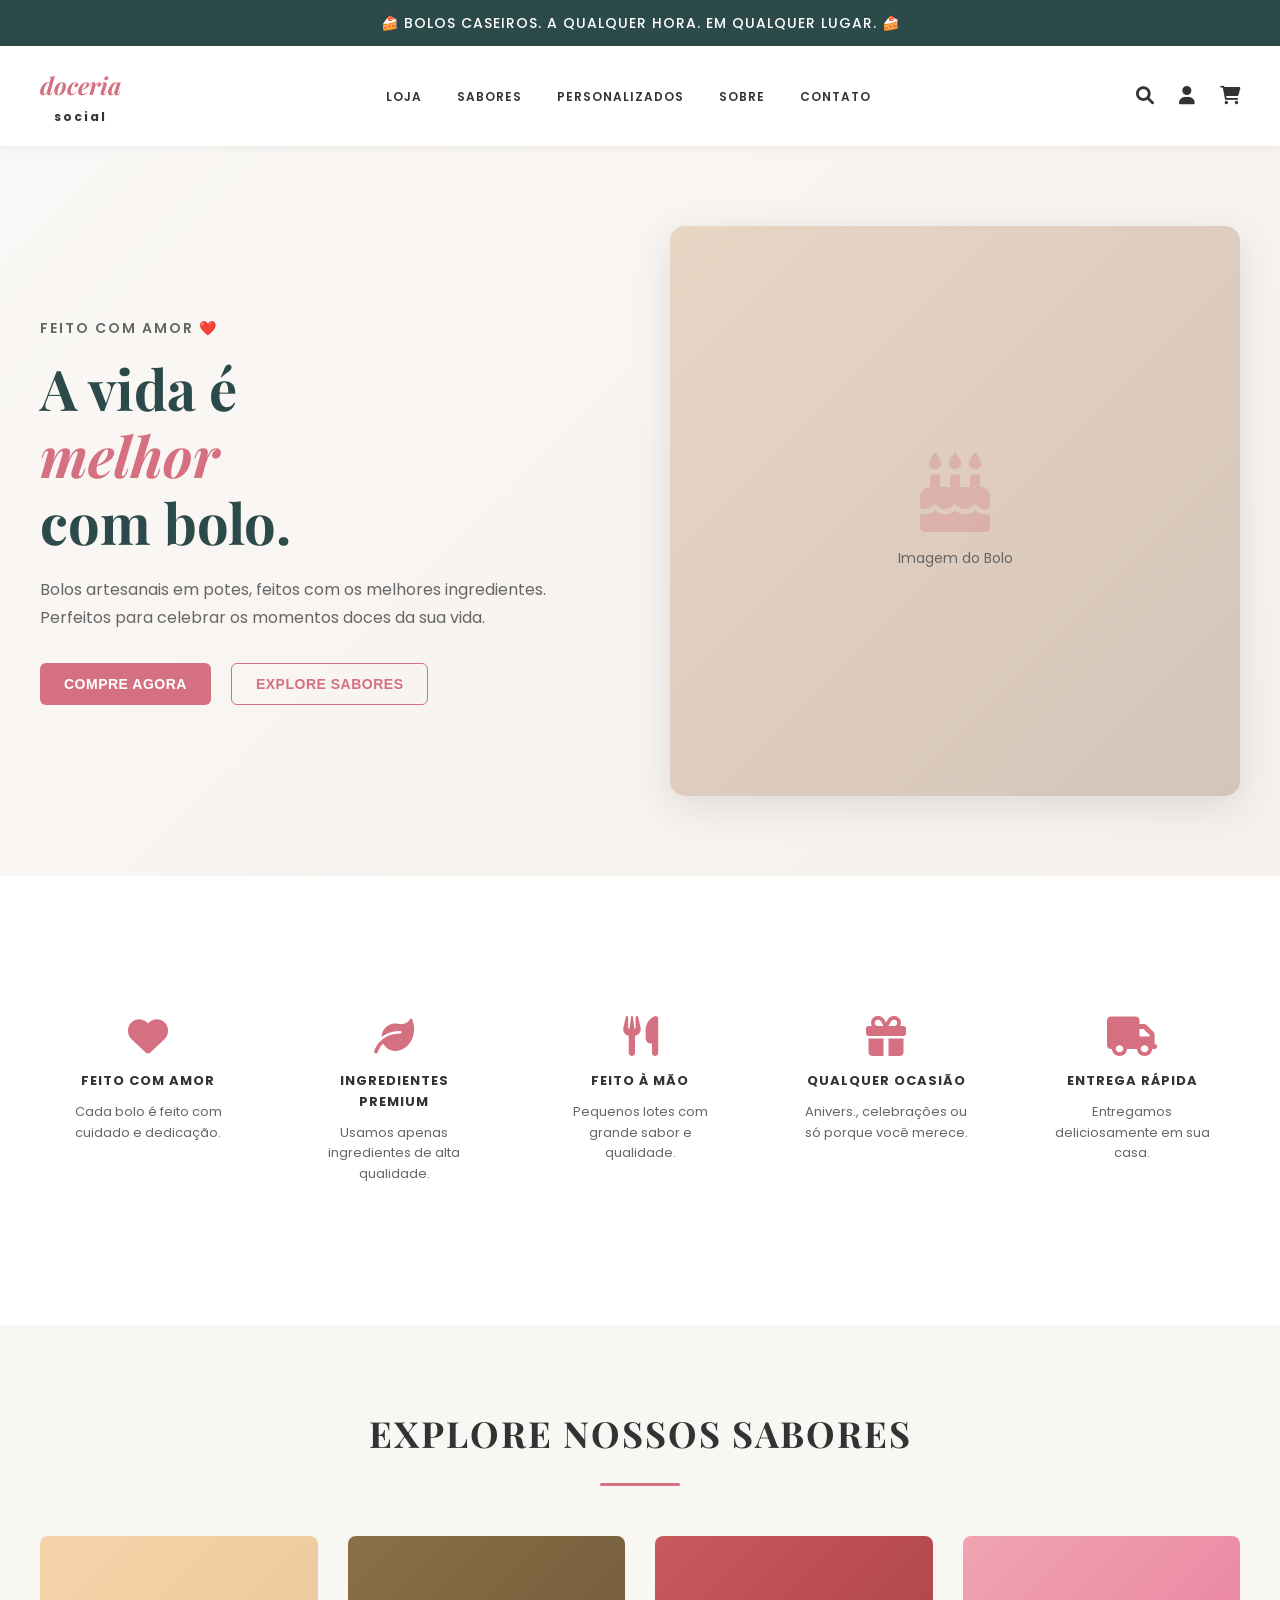
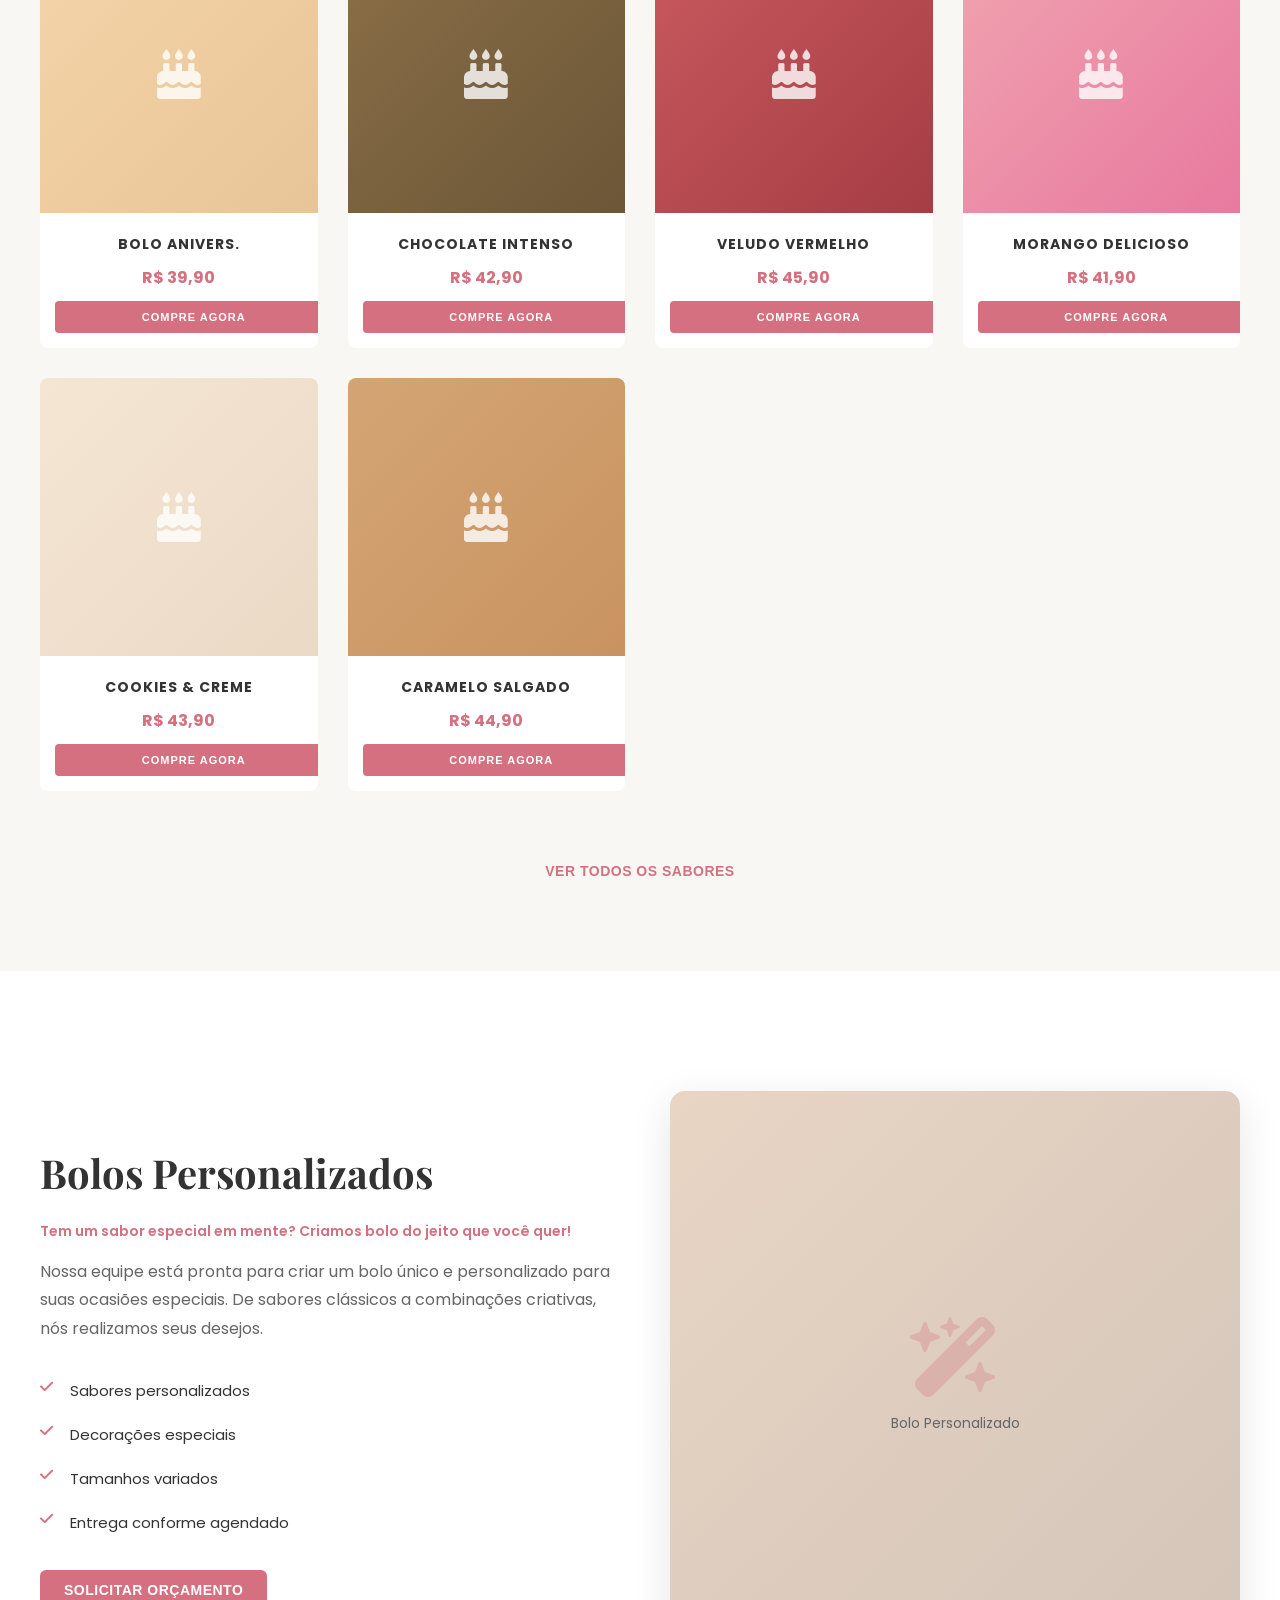
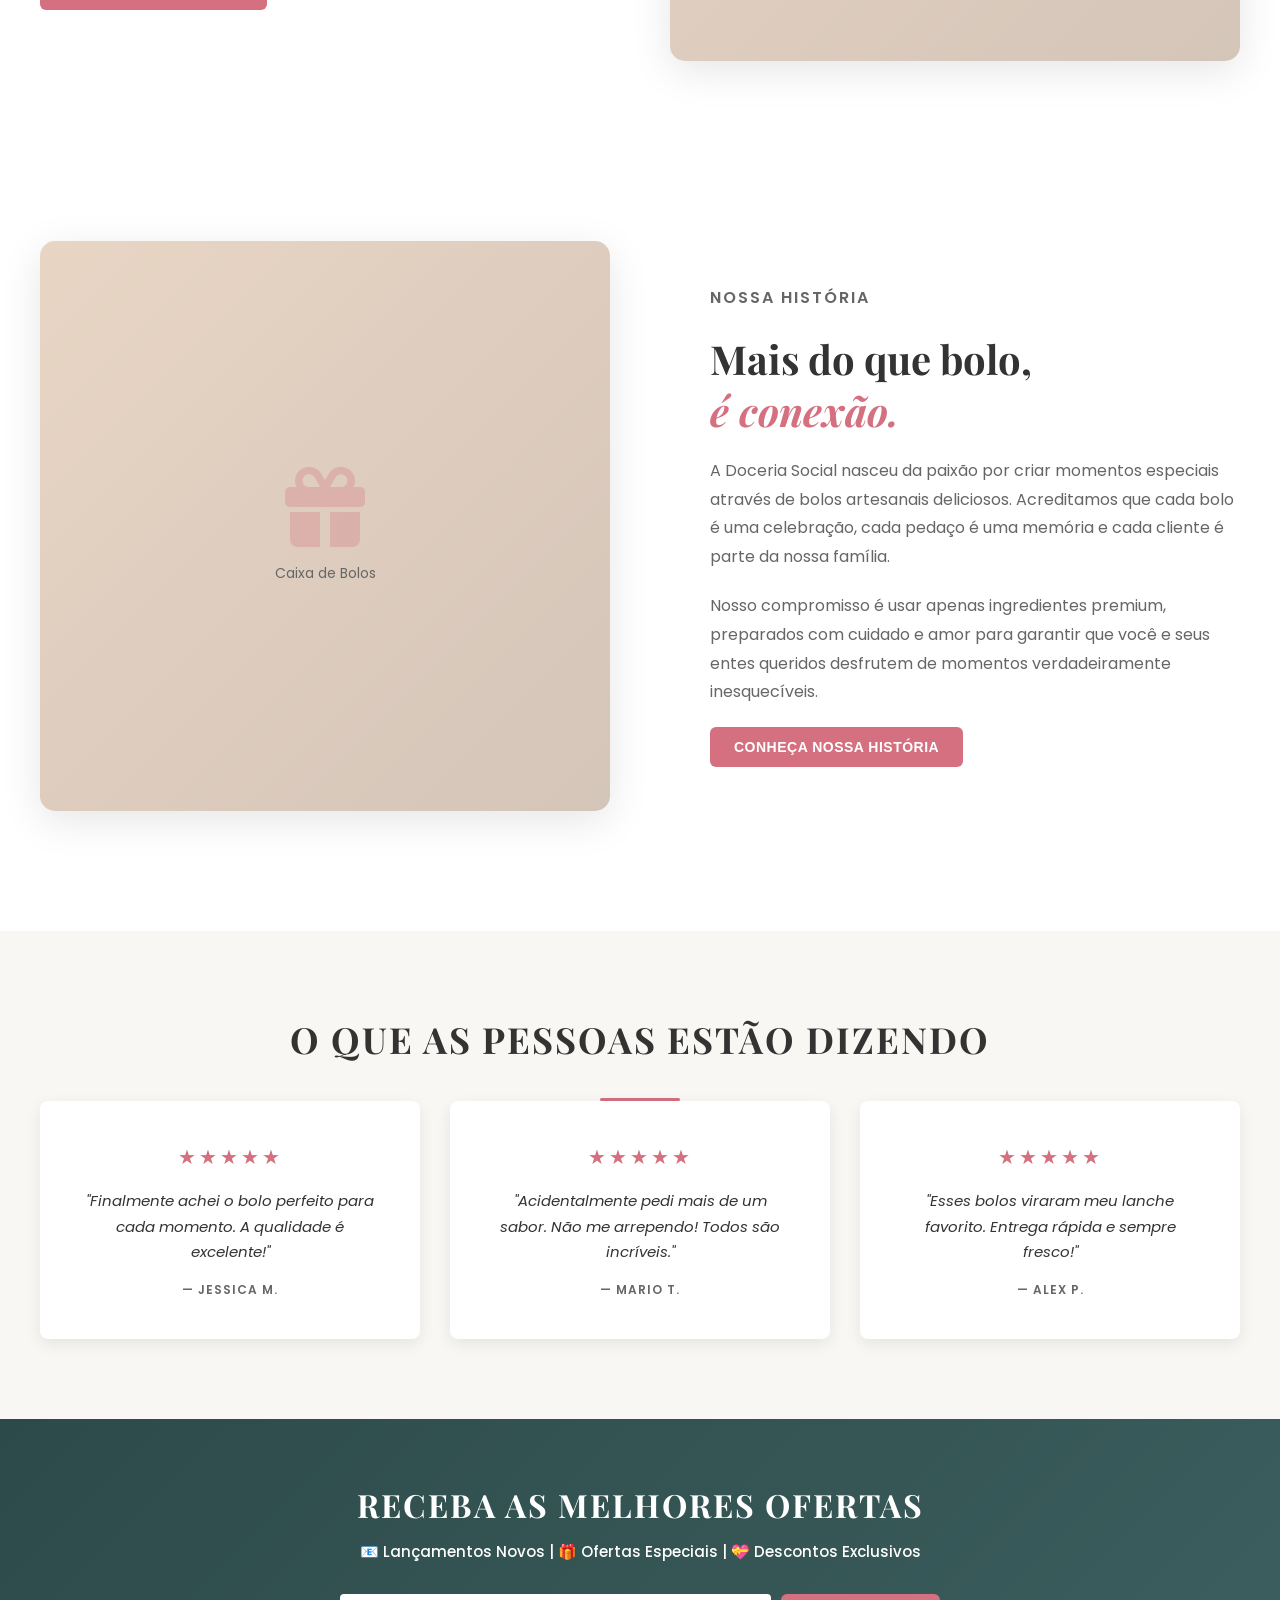
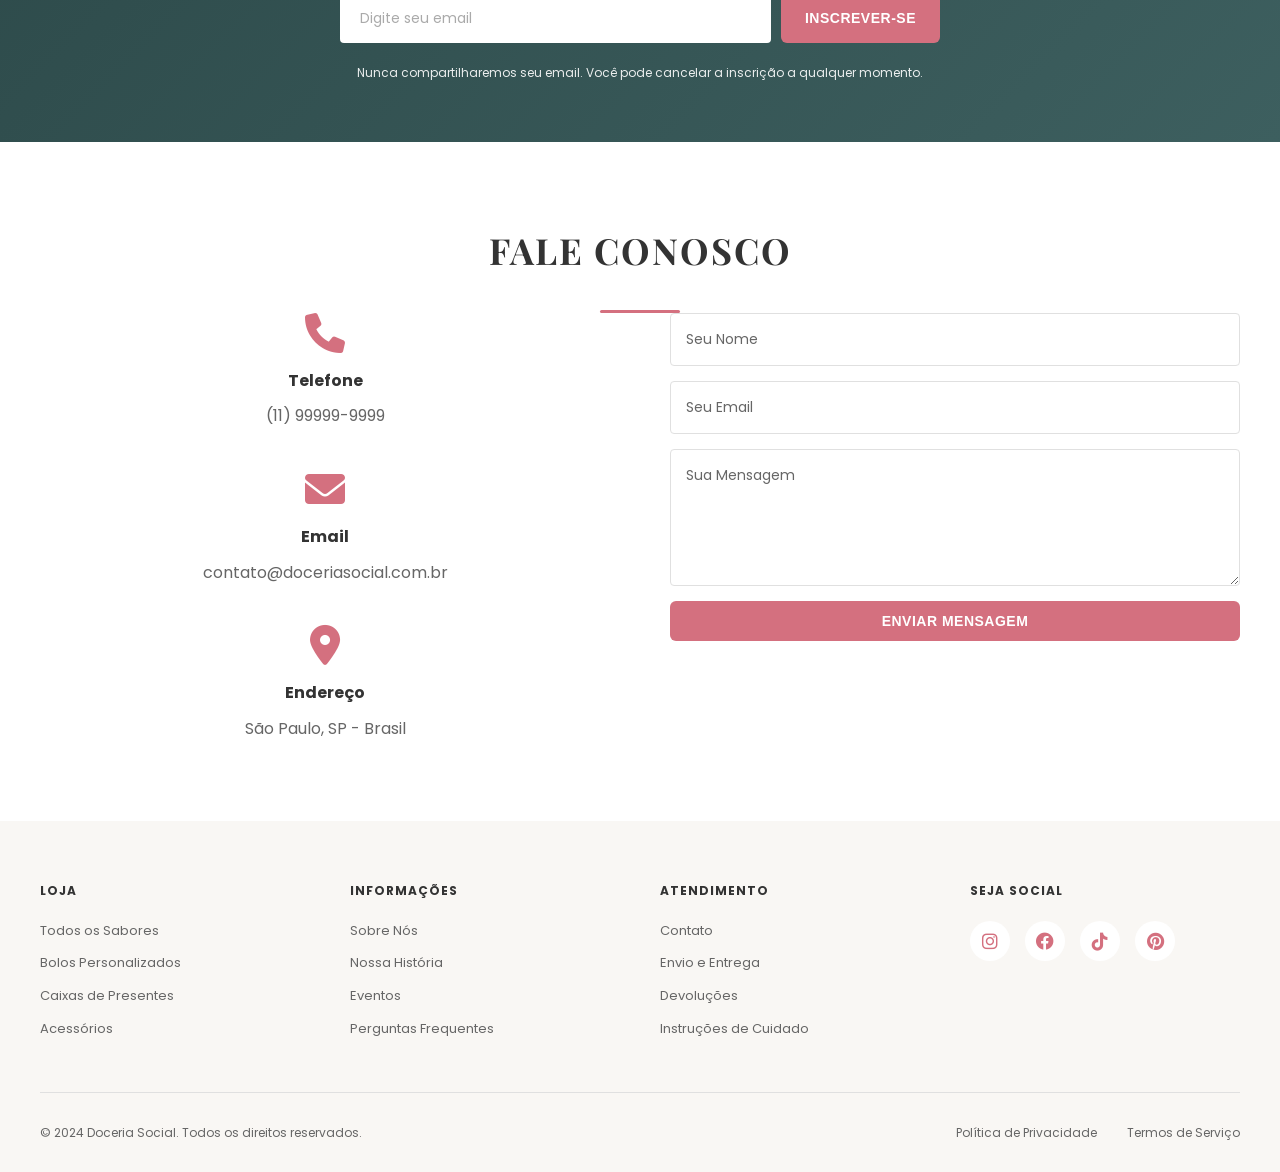
<file: index.html>
<!DOCTYPE html>
<html lang="pt-BR">
<head>
    <meta charset="UTF-8">
    <meta name="viewport" content="width=device-width, initial-scale=1.0">
    <title>Doceria Social - Bolos Caseiros Artesanais 🍰</title>
    <link rel="stylesheet" href="style.css">
    <link rel="stylesheet" href="cart-style.css">
    <link rel="stylesheet" href="https://cdnjs.cloudflare.com/ajax/libs/font-awesome/6.0.0/css/all.min.css">
    <link href="https://fonts.googleapis.com/css2?family=Playfair+Display:wght@700&family=Poppins:wght@400;500;600;700&display=swap" rel="stylesheet">
</head>
<body>
    <!-- Header -->
    <header class="header">
        <div class="header-top">
            <p>🍰 BOLOS CASEIROS. A QUALQUER HORA. EM QUALQUER LUGAR. 🍰</p>
        </div>
        <nav class="navbar">
            <div class="nav-container">
                <div class="logo">
                    <span class="logo-text">doceria</span>
                    <span class="logo-subtitle">social</span>
                </div>
                <ul class="nav-menu">
                    <li><a href="#shop">LOJA</a></li>
                    <li><a href="#flavors">SABORES</a></li>
                    <li><a href="#custom">PERSONALIZADOS</a></li>
                    <li><a href="#about">SOBRE</a></li>
                    <li><a href="#contact">CONTATO</a></li>
                </ul>
                <div class="nav-icons">
                    <a href="#search" class="icon-link"><i class="fas fa-search"></i></a>
                    <a href="#account" class="icon-link"><i class="fas fa-user"></i></a>
                    <a href="#" class="icon-link cart-icon" onclick="openCartModal(); event.preventDefault();"><i class="fas fa-shopping-cart"></i><span class="cart-badge">0</span></a>
                </div>
                <div class="hamburger">
                    <span></span>
                    <span></span>
                    <span></span>
                </div>
            </div>
        </nav>
    </header>

    <!-- Hero Section -->
    <section class="hero">
        <div class="hero-content">
            <p class="hero-subtitle">FEITO COM AMOR ❤️</p>
            <h1>A vida é<br><span class="hero-highlight">melhor</span><br>com bolo.</h1>
            <p class="hero-description">Bolos artesanais em potes, feitos com os melhores ingredientes.<br>Perfeitos para celebrar os momentos doces da sua vida.</p>
            <div class="hero-buttons">
                <button class="btn btn-primary" onclick="document.getElementById('flavors').scrollIntoView({behavior: 'smooth'})">COMPRE AGORA</button>
                <button class="btn btn-secondary" onclick="document.getElementById('flavors').scrollIntoView({behavior: 'smooth'})">EXPLORE SABORES</button>
            </div>
        </div>
        <div class="hero-image">
            <div class="hero-placeholder">
                <i class="fas fa-birthday-cake"></i>
                <p>Imagem do Bolo</p>
            </div>
        </div>
    </section>

    <!-- Features Section -->
    <section class="features" id="shop">
        <div class="features-container">
            <div class="feature">
                <i class="fas fa-heart"></i>
                <h3>FEITO COM AMOR</h3>
                <p>Cada bolo é feito com cuidado e dedicação.</p>
            </div>
            <div class="feature">
                <i class="fas fa-leaf"></i>
                <h3>INGREDIENTES PREMIUM</h3>
                <p>Usamos apenas ingredientes de alta qualidade.</p>
            </div>
            <div class="feature">
                <i class="fas fa-utensils"></i>
                <h3>FEITO À MÃO</h3>
                <p>Pequenos lotes com grande sabor e qualidade.</p>
            </div>
            <div class="feature">
                <i class="fas fa-gift"></i>
                <h3>QUALQUER OCASIÃO</h3>
                <p>Anivers., celebrações ou só porque você merece.</p>
            </div>
            <div class="feature">
                <i class="fas fa-truck"></i>
                <h3>ENTREGA RÁPIDA</h3>
                <p>Entregamos deliciosamente em sua casa.</p>
            </div>
        </div>
    </section>

    <!-- Most Loved Flavors -->
    <section id="flavors" class="flavors">
        <div class="section-title">
            <h2>EXPLORE NOSSOS SABORES</h2>
            <div class="title-line"></div>
        </div>
        <div class="flavors-grid">
            <div class="flavor-card">
                <div class="flavor-image">
                    <div class="placeholder-img golden">
                        <i class="fas fa-cake-candles"></i>
                    </div>
                </div>
                <h3>BOLO ANIVERS.</h3>
                <p class="flavor-price">R$ 39,90</p>
                <button class="btn-flavor" onclick="addToCart('BOLO ANIVERS.', 39.90)">COMPRE AGORA</button>
            </div>
            <div class="flavor-card">
                <div class="flavor-image">
                    <div class="placeholder-img brown">
                        <i class="fas fa-cake-candles"></i>
                    </div>
                </div>
                <h3>CHOCOLATE INTENSO</h3>
                <p class="flavor-price">R$ 42,90</p>
                <button class="btn-flavor" onclick="addToCart('CHOCOLATE INTENSO', 42.90)">COMPRE AGORA</button>
            </div>
            <div class="flavor-card">
                <div class="flavor-image">
                    <div class="placeholder-img red">
                        <i class="fas fa-cake-candles"></i>
                    </div>
                </div>
                <h3>VELUDO VERMELHO</h3>
                <p class="flavor-price">R$ 45,90</p>
                <button class="btn-flavor" onclick="addToCart('VELUDO VERMELHO', 45.90)">COMPRE AGORA</button>
            </div>
            <div class="flavor-card">
                <div class="flavor-image">
                    <div class="placeholder-img pink">
                        <i class="fas fa-cake-candles"></i>
                    </div>
                </div>
                <h3>MORANGO DELICIOSO</h3>
                <p class="flavor-price">R$ 41,90</p>
                <button class="btn-flavor" onclick="addToCart('MORANGO DELICIOSO', 41.90)">COMPRE AGORA</button>
            </div>
            <div class="flavor-card">
                <div class="flavor-image">
                    <div class="placeholder-img cream">
                        <i class="fas fa-cake-candles"></i>
                    </div>
                </div>
                <h3>COOKIES & CREME</h3>
                <p class="flavor-price">R$ 43,90</p>
                <button class="btn-flavor" onclick="addToCart('COOKIES & CREME', 43.90)">COMPRE AGORA</button>
            </div>
            <div class="flavor-card">
                <div class="flavor-image">
                    <div class="placeholder-img caramel">
                        <i class="fas fa-cake-candles"></i>
                    </div>
                </div>
                <h3>CARAMELO SALGADO</h3>
                <p class="flavor-price">R$ 44,90</p>
                <button class="btn-flavor" onclick="addToCart('CARAMELO SALGADO', 44.90)">COMPRE AGORA</button>
            </div>
        </div>
        <button class="btn btn-view-all">VER TODOS OS SABORES</button>
    </section>

    <!-- Custom Cakes -->
    <section id="custom" class="custom-cakes">
        <div class="custom-content">
            <h2>Bolos Personalizados</h2>
            <p class="custom-subtitle">Tem um sabor especial em mente? Criamos bolo do jeito que você quer!</p>
            <p class="custom-description">
                Nossa equipe está pronta para criar um bolo único e personalizado para suas ocasiões especiais. 
                De sabores clássicos a combinações criativas, nós realizamos seus desejos.
            </p>
            <ul class="custom-features">
                <li><i class="fas fa-check"></i> Sabores personalizados</li>
                <li><i class="fas fa-check"></i> Decorações especiais</li>
                <li><i class="fas fa-check"></i> Tamanhos variados</li>
                <li><i class="fas fa-check"></i> Entrega conforme agendado</li>
            </ul>
            <button class="btn btn-primary">SOLICITAR ORÇAMENTO</button>
        </div>
        <div class="custom-image">
            <div class="custom-placeholder">
                <i class="fas fa-wand-magic-sparkles"></i>
                <p>Bolo Personalizado</p>
            </div>
        </div>
    </section>

    <!-- Our Story -->
    <section id="about" class="story">
        <div class="story-image">
            <div class="story-placeholder">
                <i class="fas fa-gift"></i>
                <p>Caixa de Bolos</p>
            </div>
        </div>
        <div class="story-content">
            <p class="story-label">NOSSA HISTÓRIA</p>
            <h2>Mais do que bolo,<br><span class="highlight">é conexão.</span></h2>
            <p>
                A Doceria Social nasceu da paixão por criar momentos especiais através de bolos artesanais deliciosos. 
                Acreditamos que cada bolo é uma celebração, cada pedaço é uma memória e cada cliente é parte da nossa família.
            </p>
            <p>
                Nosso compromisso é usar apenas ingredientes premium, preparados com cuidado e amor para garantir 
                que você e seus entes queridos desfrutem de momentos verdadeiramente inesquecíveis.
            </p>
            <button class="btn btn-primary">CONHEÇA NOSSA HISTÓRIA</button>
        </div>
    </section>

    <!-- Testimonials -->
    <section class="testimonials">
        <h2>O QUE AS PESSOAS ESTÃO DIZENDO</h2>
        <div class="title-line"></div>
        <div class="testimonials-grid">
            <div class="testimonial">
                <div class="stars">★★★★★</div>
                <p class="testimonial-text">"Finalmente achei o bolo perfeito para cada momento. A qualidade é excelente!"</p>
                <p class="author">— JESSICA M.</p>
            </div>
            <div class="testimonial">
                <div class="stars">★★★★★</div>
                <p class="testimonial-text">"Acidentalmente pedi mais de um sabor. Não me arrependo! Todos são incríveis."</p>
                <p class="author">— MARIO T.</p>
            </div>
            <div class="testimonial">
                <div class="stars">★★★★★</div>
                <p class="testimonial-text">"Esses bolos viraram meu lanche favorito. Entrega rápida e sempre fresco!"</p>
                <p class="author">— ALEX P.</p>
            </div>
        </div>
    </section>

    <!-- Newsletter -->
    <section class="newsletter">
        <div class="newsletter-container">
            <h2>RECEBA AS MELHORES OFERTAS</h2>
            <p class="newsletter-subtitle">📧 Lançamentos Novos | 🎁 Ofertas Especiais | 💝 Descontos Exclusivos</p>
            <form class="newsletter-form">
                <input type="email" placeholder="Digite seu email" required>
                <button type="submit" class="btn btn-primary">INSCREVER-SE</button>
            </form>
            <p class="newsletter-notice">Nunca compartilharemos seu email. Você pode cancelar a inscrição a qualquer momento.</p>
        </div>
    </section>

    <!-- Contact Section -->
    <section id="contact" class="contact">
        <h2>FALE CONOSCO</h2>
        <div class="title-line"></div>
        <div class="contact-content">
            <div class="contact-info">
                <div class="info-item">
                    <i class="fas fa-phone"></i>
                    <h4>Telefone</h4>
                    <p>(11) 99999-9999</p>
                </div>
                <div class="info-item">
                    <i class="fas fa-envelope"></i>
                    <h4>Email</h4>
                    <p>contato@doceriasocial.com.br</p>
                </div>
                <div class="info-item">
                    <i class="fas fa-map-marker-alt"></i>
                    <h4>Endereço</h4>
                    <p>São Paulo, SP - Brasil</p>
                </div>
            </div>
            <form class="contact-form">
                <input type="text" placeholder="Seu Nome" required>
                <input type="email" placeholder="Seu Email" required>
                <textarea placeholder="Sua Mensagem" rows="5" required></textarea>
                <button type="submit" class="btn btn-primary">ENVIAR MENSAGEM</button>
            </form>
        </div>
    </section>

    <!-- Footer -->
    <footer class="footer">
        <div class="footer-content">
            <div class="footer-section">
                <h4>LOJA</h4>
                <ul>
                    <li><a href="#flavors">Todos os Sabores</a></li>
                    <li><a href="#custom">Bolos Personalizados</a></li>
                    <li><a href="#">Caixas de Presentes</a></li>
                    <li><a href="#">Acessórios</a></li>
                </ul>
            </div>
            <div class="footer-section">
                <h4>INFORMAÇÕES</h4>
                <ul>
                    <li><a href="#about">Sobre Nós</a></li>
                    <li><a href="#about">Nossa História</a></li>
                    <li><a href="#">Eventos</a></li>
                    <li><a href="#">Perguntas Frequentes</a></li>
                </ul>
            </div>
            <div class="footer-section">
                <h4>ATENDIMENTO</h4>
                <ul>
                    <li><a href="#contact">Contato</a></li>
                    <li><a href="#">Envio e Entrega</a></li>
                    <li><a href="#">Devoluções</a></li>
                    <li><a href="#">Instruções de Cuidado</a></li>
                </ul>
            </div>
            <div class="footer-section">
                <h4>SEJA SOCIAL</h4>
                <div class="social-icons">
                    <a href="#" title="Instagram"><i class="fab fa-instagram"></i></a>
                    <a href="#" title="Facebook"><i class="fab fa-facebook"></i></a>
                    <a href="#" title="TikTok"><i class="fab fa-tiktok"></i></a>
                    <a href="#" title="Pinterest"><i class="fab fa-pinterest"></i></a>
                </div>
            </div>
        </div>
        <div class="footer-bottom">
            <p>© 2024 Doceria Social. Todos os direitos reservados.</p>
            <div class="footer-links">
                <a href="#">Política de Privacidade</a>
                <a href="#">Termos de Serviço</a>
            </div>
        </div>
    </footer>

    <!-- Notification Toast -->
    <div id="toast" class="toast"></div>

    <!-- CART MODALS -->
    <div id="cart-modal" class="modal-overlay">
        <div class="modal-content cart-modal-content">
            <div class="modal-header">
                <h2>🛒 Seu Carrinho</h2>
                <button class="close-btn" onclick="closeCartModal()">&times;</button>
            </div>
            <div class="modal-body">
                <div id="cart-empty" class="empty-state" style="display: none;">
                    <i class="fas fa-shopping-cart"></i>
                    <p>Seu carrinho está vazio</p>
                    <p class="small-text">Adicione bolos deliciosos para começar!</p>
                    <button class="btn btn-primary" onclick="closeCartModal()">Voltar ao Site</button>
                </div>
                <div id="cart-items-container" class="cart-items-list"></div>
                <div id="cart-total" class="cart-total"></div>
            </div>
            <div class="modal-footer">
                <button class="btn btn-secondary" onclick="clearCart()">Limpar Carrinho</button>
                <button class="btn btn-secondary" onclick="closeCartModal()">Continuar Comprando</button>
                <button class="btn btn-primary" id="checkout-btn" onclick="openCheckout()">Finalizar Pedido</button>
            </div>
        </div>
    </div>

    <!-- Checkout Modal -->
    <div id="checkout-modal" class="modal-overlay">
        <div class="modal-content checkout-modal-content">
            <div class="modal-header">
                <h2>📝 Finalizar Pedido</h2>
                <button class="close-btn" onclick="closeCheckoutModal()">&times;</button>
            </div>
            <div class="modal-body">
                <form id="checkout-form" onsubmit="event.preventDefault(); processOrder();">
                    <div class="form-section">
                        <h3>Informações Pessoais</h3>
                        <div class="form-group">
                            <label>Nome Completo *</label>
                            <input type="text" id="client-name" placeholder="João Silva" required>
                        </div>
                        <div class="form-group">
                            <label>Número de Telefone *</label>
                            <input type="tel" id="client-phone" placeholder="(11) 99999-9999" required>
                        </div>
                        <div class="form-group">
                            <label>Endereço Completo *</label>
                            <textarea id="client-address" placeholder="Rua, número, bairro, cidade, CEP" required></textarea>
                        </div>
                    </div>

                    <div class="form-section">
                        <h3>Forma de Pagamento</h3>
                        <div class="payment-options">
                            <label class="payment-option">
                                <input type="radio" name="payment" id="payment-method" value="Dinheiro na Entrega" required>
                                <span class="payment-label">
                                    <i class="fas fa-money-bill"></i>
                                    <div>
                                        <strong>Dinheiro na Entrega</strong>
                                        <small>Pague quando receber</small>
                                    </div>
                                </span>
                            </label>
                            <label class="payment-option">
                                <input type="radio" name="payment" id="payment-method" value="PIX na Entrega" required>
                                <span class="payment-label">
                                    <i class="fas fa-qrcode"></i>
                                    <div>
                                        <strong>PIX na Entrega</strong>
                                        <small>Código QR fornecido na entrega</small>
                                    </div>
                                </span>
                            </label>
                            <label class="payment-option">
                                <input type="radio" name="payment" id="payment-method" value="Cartão na Entrega" required>
                                <span class="payment-label">
                                    <i class="fas fa-credit-card"></i>
                                    <div>
                                        <strong>Cartão na Entrega</strong>
                                        <small>Débito ou crédito no ato</small>
                                    </div>
                                </span>
                            </label>
                        </div>
                        <div class="payment-info-banner">
                            <i class="fas fa-info-circle"></i>
                            <p><strong>Informação Importante:</strong> O pagamento é realizado SOMENTE no ato da entrega. Nenhum valor será cobrado antecipadamente.</p>
                        </div>
                    </div>

                    <div class="order-preview">
                        <h3>Resumo do Pedido</h3>
                        <div class="preview-items">
                            <!-- Preenchido via JavaScript -->
                        </div>
                    </div>

                    <div class="form-footer">
                        <button type="button" class="btn btn-secondary" onclick="closeCheckoutModal()">Cancelar</button>
                        <button type="submit" class="btn btn-primary">Confirmar Pedido</button>
                    </div>
                </form>
            </div>
        </div>
    </div>

    <!-- Confirmation Modal -->
    <div id="confirmation-modal" class="modal-overlay">
        <div class="modal-content confirmation-modal-content">
            <div id="confirmation-content"></div>
            <div class="confirmation-footer">
                <button class="btn btn-primary" onclick="closeConfirmationModal(); viewMyOrders();">Ver Meus Pedidos</button>
                <button class="btn btn-secondary" onclick="closeConfirmationModal()">Voltar ao Site</button>
            </div>
        </div>
    </div>

    <!-- My Orders Modal -->
    <div id="my-orders-modal" class="modal-overlay">
        <div class="modal-content orders-modal-content">
            <div class="modal-header">
                <h2>📦 Meus Pedidos</h2>
                <button class="close-btn" onclick="closeMyOrdersModal()">&times;</button>
            </div>
            <div class="modal-body">
                <div id="my-orders-content"></div>
            </div>
            <div class="modal-footer">
                <button class="btn btn-secondary" onclick="closeMyOrdersModal()">Fechar</button>
            </div>
        </div>
    </div>

    <!-- Order Details Modal -->
    <div id="order-details-modal" class="modal-overlay">
        <div class="modal-content order-details-modal-content">
            <div class="modal-header">
                <h2>Detalhes do Pedido</h2>
                <button class="close-btn" onclick="closeOrderDetailsModal()">&times;</button>
            </div>
            <div class="modal-body">
                <div id="order-details-content"></div>
            </div>
            <div class="modal-footer">
                <button class="btn btn-secondary" onclick="closeOrderDetailsModal(); closeMyOrdersModal();">Voltar</button>
            </div>
        </div>
    </div>

    <script src="script.js"></script>
    <script src="cart-system.js"></script>
</body>
</html>
</file>
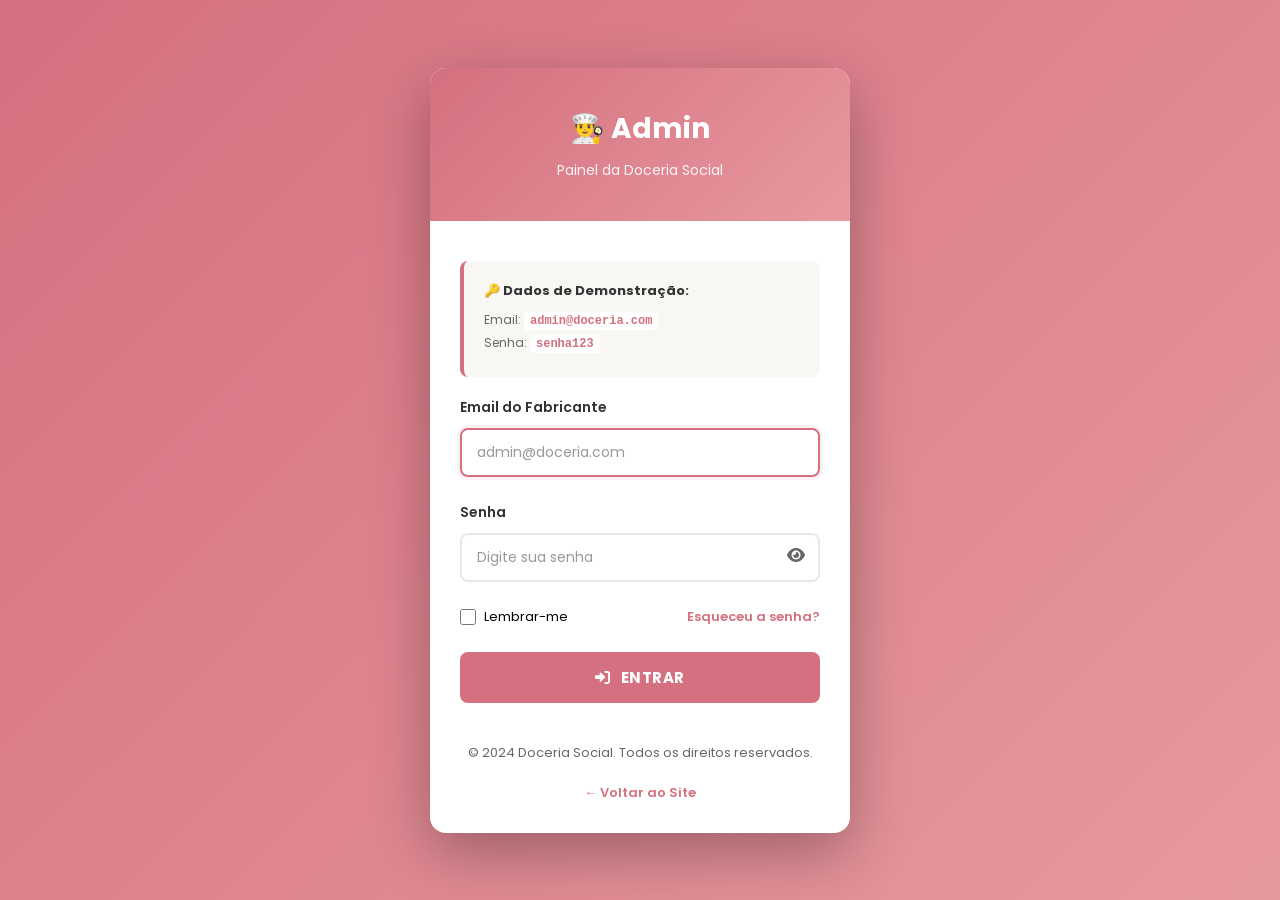
<file: admin-login.html>
<!DOCTYPE html>
<html lang="pt-BR">
<head>
    <meta charset="UTF-8">
    <meta name="viewport" content="width=device-width, initial-scale=1.0">
    <title>Login Admin - Doceria Social</title>
    <link rel="stylesheet" href="https://cdnjs.cloudflare.com/ajax/libs/font-awesome/6.0.0/css/all.min.css">
    <link href="https://fonts.googleapis.com/css2?family=Poppins:wght@400;500;600;700&display=swap" rel="stylesheet">
    <style>
        * {
            margin: 0;
            padding: 0;
            box-sizing: border-box;
        }

        :root {
            --primary-color: #d4707f;
            --accent-pink: #e8999f;
            --text-dark: #333333;
            --text-light: #666666;
            --bg-light: #f9f7f4;
            --border-color: #e8e8e8;
        }

        body {
            font-family: 'Poppins', sans-serif;
            background: linear-gradient(135deg, var(--primary-color) 0%, var(--accent-pink) 100%);
            min-height: 100vh;
            display: flex;
            align-items: center;
            justify-content: center;
            padding: 20px;
        }

        .login-container {
            background: white;
            border-radius: 16px;
            box-shadow: 0 20px 60px rgba(0, 0, 0, 0.3);
            max-width: 420px;
            width: 100%;
            overflow: hidden;
        }

        .login-header {
            background: linear-gradient(135deg, var(--primary-color) 0%, var(--accent-pink) 100%);
            padding: 40px 30px;
            text-align: center;
            color: white;
        }

        .login-header h1 {
            font-size: 28px;
            margin-bottom: 10px;
            font-weight: 700;
        }

        .login-header p {
            font-size: 14px;
            opacity: 0.9;
        }

        .login-content {
            padding: 40px 30px;
        }

        .form-group {
            margin-bottom: 25px;
        }

        .form-group label {
            display: block;
            margin-bottom: 10px;
            font-weight: 600;
            color: var(--text-dark);
            font-size: 14px;
        }

        .form-group input {
            width: 100%;
            padding: 12px 15px;
            border: 2px solid var(--border-color);
            border-radius: 8px;
            font-family: 'Poppins', sans-serif;
            font-size: 14px;
            color: var(--text-dark);
            transition: all 0.3s ease;
        }

        .form-group input:focus {
            outline: none;
            border-color: var(--primary-color);
            box-shadow: 0 0 0 3px rgba(212, 112, 127, 0.1);
        }

        .form-group input::placeholder {
            color: #999;
        }

        .password-toggle {
            position: relative;
        }

        .password-toggle .toggle-btn {
            position: absolute;
            right: 15px;
            top: 45px;
            background: none;
            border: none;
            color: var(--text-light);
            cursor: pointer;
            font-size: 16px;
            transition: color 0.3s ease;
        }

        .password-toggle .toggle-btn:hover {
            color: var(--primary-color);
        }

        .remember-forgot {
            display: flex;
            justify-content: space-between;
            align-items: center;
            margin-bottom: 25px;
            font-size: 13px;
        }

        .remember-forgot label {
            display: flex;
            align-items: center;
            cursor: pointer;
            gap: 8px;
        }

        .remember-forgot input[type="checkbox"] {
            width: 16px;
            height: 16px;
            cursor: pointer;
            accent-color: var(--primary-color);
        }

        .remember-forgot a {
            color: var(--primary-color);
            text-decoration: none;
            font-weight: 600;
        }

        .remember-forgot a:hover {
            text-decoration: underline;
        }

        .login-btn {
            width: 100%;
            padding: 14px;
            background-color: var(--primary-color);
            color: white;
            border: none;
            border-radius: 8px;
            font-family: 'Poppins', sans-serif;
            font-size: 15px;
            font-weight: 700;
            cursor: pointer;
            transition: all 0.3s ease;
            text-transform: uppercase;
            letter-spacing: 0.5px;
            display: flex;
            align-items: center;
            justify-content: center;
            gap: 10px;
        }

        .login-btn:hover {
            background-color: var(--accent-pink);
            transform: translateY(-2px);
            box-shadow: 0 10px 25px rgba(212, 112, 127, 0.3);
        }

        .login-btn:active {
            transform: translateY(0);
        }

        .login-btn.loading {
            pointer-events: none;
            opacity: 0.7;
        }

        .error-message {
            background-color: #f8d7da;
            color: #721c24;
            padding: 12px 15px;
            border-radius: 6px;
            margin-bottom: 20px;
            display: none;
            font-size: 13px;
            border-left: 4px solid #dc3545;
        }

        .error-message.show {
            display: block;
            animation: slideDown 0.3s ease;
        }

        @keyframes slideDown {
            from {
                opacity: 0;
                transform: translateY(-10px);
            }
            to {
                opacity: 1;
                transform: translateY(0);
            }
        }

        .login-footer {
            padding: 0 30px 30px;
            text-align: center;
            font-size: 13px;
            color: var(--text-light);
        }

        .demo-info {
            background-color: var(--bg-light);
            padding: 20px;
            border-radius: 8px;
            margin-bottom: 20px;
            border-left: 4px solid var(--primary-color);
        }

        .demo-info h4 {
            color: var(--text-dark);
            margin-bottom: 10px;
            font-size: 13px;
            font-weight: 700;
        }

        .demo-info p {
            font-size: 12px;
            color: var(--text-light);
            margin: 5px 0;
        }

        .demo-info code {
            background-color: white;
            padding: 2px 6px;
            border-radius: 4px;
            font-family: 'Courier New', monospace;
            color: var(--primary-color);
            font-weight: 600;
        }

        .back-link {
            text-align: center;
            margin-top: 20px;
        }

        .back-link a {
            color: var(--primary-color);
            text-decoration: none;
            font-size: 13px;
            font-weight: 600;
            transition: color 0.3s ease;
        }

        .back-link a:hover {
            text-decoration: underline;
        }

        @media (max-width: 480px) {
            .login-container {
                border-radius: 12px;
            }

            .login-header {
                padding: 30px 20px;
            }

            .login-header h1 {
                font-size: 24px;
            }

            .login-content {
                padding: 30px 20px;
            }

            .login-footer {
                padding: 0 20px 20px;
            }
        }
    </style>
</head>
<body>
    <div class="login-container">
        <div class="login-header">
            <h1>👨‍🍳 Admin</h1>
            <p>Painel da Doceria Social</p>
        </div>

        <div class="login-content">
            <div class="error-message" id="error-message"></div>

            <div class="demo-info">
                <h4>🔑 Dados de Demonstração:</h4>
                <p>Email: <code>admin@doceria.com</code></p>
                <p>Senha: <code>senha123</code></p>
            </div>

            <form id="login-form" onsubmit="handleLogin(event)">
                <div class="form-group">
                    <label for="email">Email do Fabricante</label>
                    <input 
                        type="email" 
                        id="email" 
                        placeholder="admin@doceria.com" 
                        required
                        autofocus
                    >
                </div>

                <div class="form-group password-toggle">
                    <label for="password">Senha</label>
                    <input 
                        type="password" 
                        id="password" 
                        placeholder="Digite sua senha" 
                        required
                    >
                    <button type="button" class="toggle-btn" onclick="togglePassword()">
                        <i class="fas fa-eye"></i>
                    </button>
                </div>

                <div class="remember-forgot">
                    <label>
                        <input type="checkbox" id="remember" name="remember">
                        <span>Lembrar-me</span>
                    </label>
                    <a href="javascript:alert('Entre em contato com o suporte: contato@doceriasocial.com.br')">
                        Esqueceu a senha?
                    </a>
                </div>

                <button type="submit" class="login-btn" id="login-btn">
                    <i class="fas fa-sign-in-alt"></i>
                    ENTRAR
                </button>
            </form>
        </div>

        <div class="login-footer">
            <p>© 2024 Doceria Social. Todos os direitos reservados.</p>
            <div class="back-link">
                <a href="index.html" onclick="event.preventDefault(); window.location.href='index.html';">
                    ← Voltar ao Site
                </a>
            </div>
        </div>
    </div>

    <script>
        // Credenciais padrão do admin
        const ADMIN_CREDENTIALS = {
            email: 'admin@doceria.com',
            password: 'senha123'
        };

        function togglePassword() {
            const passwordInput = document.getElementById('password');
            const toggleBtn = document.querySelector('.toggle-btn i');
            
            if (passwordInput.type === 'password') {
                passwordInput.type = 'text';
                toggleBtn.classList.remove('fa-eye');
                toggleBtn.classList.add('fa-eye-slash');
            } else {
                passwordInput.type = 'password';
                toggleBtn.classList.remove('fa-eye-slash');
                toggleBtn.classList.add('fa-eye');
            }
        }

        function showError(message) {
            const errorElement = document.getElementById('error-message');
            errorElement.textContent = message;
            errorElement.classList.add('show');
            setTimeout(() => {
                errorElement.classList.remove('show');
            }, 5000);
        }

        function handleLogin(event) {
            event.preventDefault();
            
            const email = document.getElementById('email').value.trim();
            const password = document.getElementById('password').value;
            const remember = document.getElementById('remember').checked;
            const loginBtn = document.getElementById('login-btn');

            // Validação
            if (!email || !password) {
                showError('Por favor, preencha todos os campos.');
                return;
            }

            if (email !== ADMIN_CREDENTIALS.email || password !== ADMIN_CREDENTIALS.password) {
                showError('Email ou senha incorretos.');
                return;
            }

            // Simulando carregamento
            loginBtn.classList.add('loading');
            loginBtn.innerHTML = '<i class="fas fa-spinner fa-spin"></i> ENTRANDO...';

            // Simular requisição ao servidor
            setTimeout(() => {
                // Salvar sessão no localStorage
                const adminSession = {
                    email: email,
                    loginTime: new Date().toISOString(),
                    isLoggedIn: true
                };

                localStorage.setItem('adminSession', JSON.stringify(adminSession));

                if (remember) {
                    localStorage.setItem('adminEmail', email);
                }

                // Redirecionar para admin
                window.location.href = 'admin.html';
            }, 800);
        }

        // Auto-preenchimento se "lembrar-me" estava ativo
        window.addEventListener('DOMContentLoaded', function() {
            const savedEmail = localStorage.getItem('adminEmail');
            if (savedEmail) {
                document.getElementById('email').value = savedEmail;
                document.getElementById('remember').checked = true;
            }

            // Verificar se já está logado
            const adminSession = JSON.parse(localStorage.getItem('adminSession'));
            if (adminSession && adminSession.isLoggedIn) {
                window.location.href = 'admin.html';
            }
        });

        // Enter para submeter
        document.getElementById('login-form').addEventListener('keypress', function(e) {
            if (e.key === 'Enter') {
                handleLogin(e);
            }
        });
    </script>
</body>
</html>
</file>
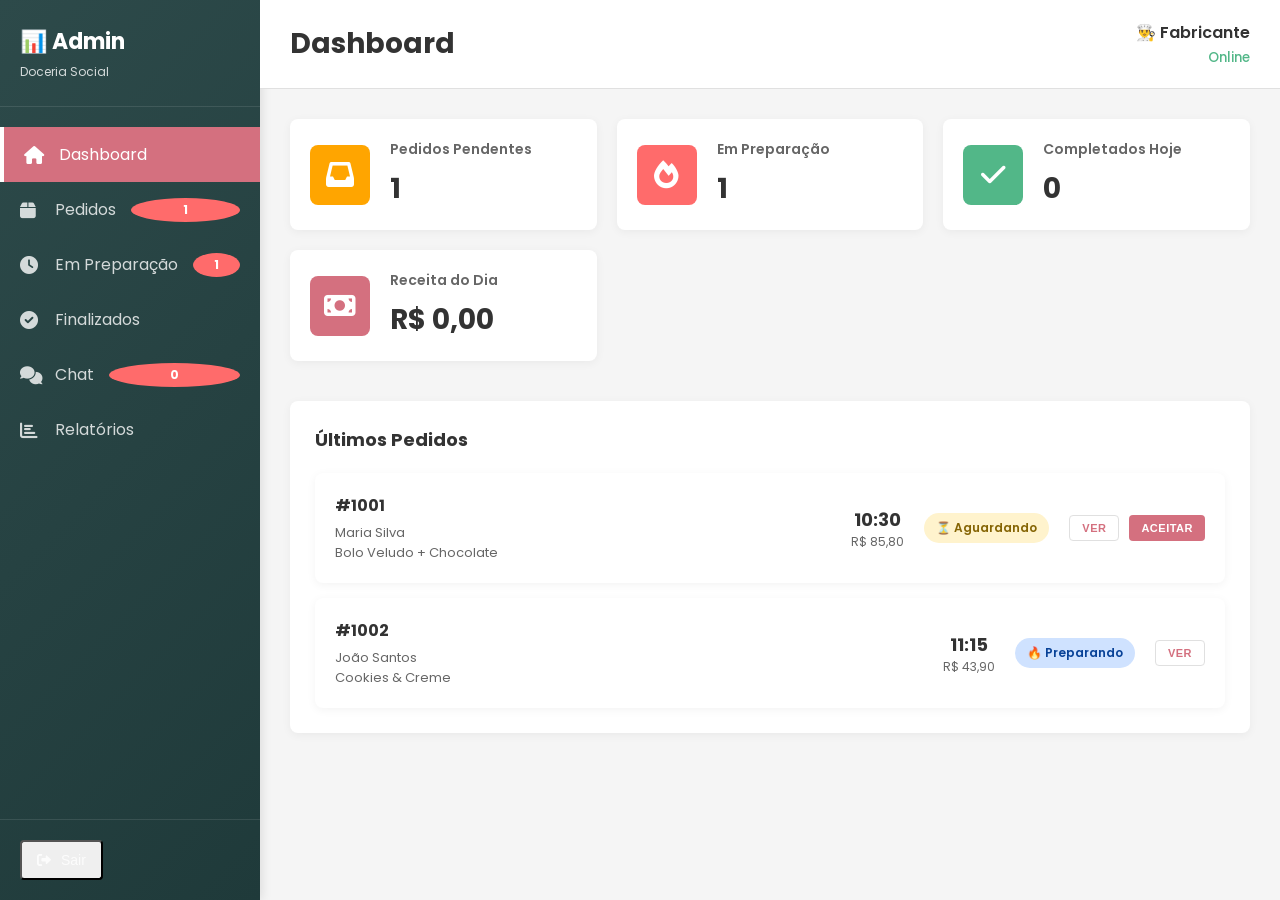
<file: admin.html>
<!DOCTYPE html>
<html lang="pt-BR">
<head>
    <meta charset="UTF-8">
    <meta name="viewport" content="width=device-width, initial-scale=1.0">
    <title>Painel Admin - Doceria Social</title>
    <link rel="stylesheet" href="admin-style.css">
    <link rel="stylesheet" href="https://cdnjs.cloudflare.com/ajax/libs/font-awesome/6.0.0/css/all.min.css">
    <link href="https://fonts.googleapis.com/css2?family=Poppins:wght@400;500;600;700&display=swap" rel="stylesheet">
</head>
<body>
    <div class="admin-container">
        <!-- Sidebar -->
        <aside class="sidebar">
            <div class="sidebar-header">
                <h2>📊 Admin</h2>
                <p>Doceria Social</p>
            </div>
            <nav class="sidebar-nav">
                <a href="#dashboard" class="nav-item active" data-section="dashboard">
                    <i class="fas fa-home"></i>
                    <span>Dashboard</span>
                </a>
                <a href="#pedidos" class="nav-item" data-section="pedidos">
                    <i class="fas fa-box"></i>
                    <span>Pedidos</span>
                    <span class="badge" id="pedidos-badge">0</span>
                </a>
                <a href="#em-preparacao" class="nav-item" data-section="em-preparacao">
                    <i class="fas fa-clock"></i>
                    <span>Em Preparação</span>
                    <span class="badge" id="preparacao-badge">0</span>
                </a>
                <a href="#finalizados" class="nav-item" data-section="finalizados">
                    <i class="fas fa-check-circle"></i>
                    <span>Finalizados</span>
                </a>
                <a href="#chat" class="nav-item" data-section="chat">
                    <i class="fas fa-comments"></i>
                    <span>Chat</span>
                    <span class="badge" id="chat-badge">0</span>
                </a>
                <a href="#relatorios" class="nav-item" data-section="relatorios">
                    <i class="fas fa-chart-bar"></i>
                    <span>Relatórios</span>
                </a>
            </nav>
            <div class="sidebar-footer">
                <button id="logout-btn" class="logout-btn">
                    <i class="fas fa-sign-out-alt"></i>
                    <span>Sair</span>
                </button>
            </div>
        </aside>

        <!-- Main Content -->
        <main class="main-content">
            <!-- Header -->
            <header class="top-header">
                <div class="header-left">
                    <h1 id="page-title">Dashboard</h1>
                </div>
                <div class="header-right">
                    <div class="user-info">
                        <span id="admin-name">👨‍🍳 Fabricante</span>
                        <small>Online</small>
                    </div>
                </div>
            </header>

            <!-- Dashboard Section -->
            <section id="dashboard" class="content-section active">
                <div class="stats-grid">
                    <div class="stat-card">
                        <div class="stat-icon pending">
                            <i class="fas fa-inbox"></i>
                        </div>
                        <div class="stat-info">
                            <h3>Pedidos Pendentes</h3>
                            <p class="stat-number" id="stat-pending">0</p>
                        </div>
                    </div>
                    <div class="stat-card">
                        <div class="stat-icon preparing">
                            <i class="fas fa-fire"></i>
                        </div>
                        <div class="stat-info">
                            <h3>Em Preparação</h3>
                            <p class="stat-number" id="stat-preparing">0</p>
                        </div>
                    </div>
                    <div class="stat-card">
                        <div class="stat-icon completed">
                            <i class="fas fa-check"></i>
                        </div>
                        <div class="stat-info">
                            <h3>Completados Hoje</h3>
                            <p class="stat-number" id="stat-completed">0</p>
                        </div>
                    </div>
                    <div class="stat-card">
                        <div class="stat-icon revenue">
                            <i class="fas fa-money-bill"></i>
                        </div>
                        <div class="stat-info">
                            <h3>Receita do Dia</h3>
                            <p class="stat-number" id="stat-revenue">R$ 0,00</p>
                        </div>
                    </div>
                </div>

                <div class="recent-orders">
                    <h2>Últimos Pedidos</h2>
                    <div id="recent-list" class="orders-list">
                        <p class="empty-state">Nenhum pedido ainda</p>
                    </div>
                </div>
            </section>

            <!-- Pedidos Section -->
            <section id="pedidos" class="content-section">
                <div class="section-header">
                    <h2>Pedidos Pendentes</h2>
                    <div class="filter-group">
                        <input type="text" id="search-pedidos" placeholder="Buscar pedido...">
                    </div>
                </div>
                <div id="pedidos-list" class="orders-list">
                    <p class="empty-state">Nenhum pedido pendente</p>
                </div>
            </section>

            <!-- Em Preparação Section -->
            <section id="em-preparacao" class="content-section">
                <div class="section-header">
                    <h2>Pedidos em Preparação</h2>
                </div>
                <div id="preparacao-list" class="orders-list">
                    <p class="empty-state">Nenhum pedido em preparação</p>
                </div>
            </section>

            <!-- Finalizados Section -->
            <section id="finalizados" class="content-section">
                <div class="section-header">
                    <h2>Pedidos Finalizados</h2>
                </div>
                <div id="finalizados-list" class="orders-list">
                    <p class="empty-state">Nenhum pedido finalizado</p>
                </div>
            </section>

            <!-- Chat Section -->
            <section id="chat" class="content-section">
                <div class="chat-container">
                    <div class="chat-sidebar">
                        <div class="chat-header">
                            <h3>Conversas</h3>
                        </div>
                        <div id="chat-list" class="conversation-list">
                            <p class="empty-state">Nenhuma conversa ativa</p>
                        </div>
                    </div>
                    <div class="chat-main">
                        <div id="chat-empty" class="chat-empty">
                            <i class="fas fa-comments"></i>
                            <p>Selecione uma conversa para começar</p>
                        </div>
                        <div id="chat-window" class="chat-window" style="display: none;">
                            <div class="chat-header-main">
                                <div>
                                    <h4 id="chat-customer-name">Cliente</h4>
                                    <small id="chat-order-id">Pedido #000</small>
                                </div>
                                <div class="chat-status">
                                    <span id="chat-status-badge" class="status-badge">Aguardando</span>
                                </div>
                            </div>
                            <div id="messages-container" class="messages-container"></div>
                            <div class="chat-input-area">
                                <input type="text" id="chat-input" placeholder="Digite sua mensagem...">
                                <button id="send-message-btn" class="send-btn">
                                    <i class="fas fa-paper-plane"></i>
                                </button>
                            </div>
                        </div>
                    </div>
                </div>
            </section>

            <!-- Relatórios Section -->
            <section id="relatorios" class="content-section">
                <div class="section-header">
                    <h2>Relatórios</h2>
                </div>
                <div class="reports-grid">
                    <div class="report-card">
                        <h3>Vendas do Mês</h3>
                        <p class="report-value" id="report-monthly">R$ 0,00</p>
                        <small>Total de pedidos completados</small>
                    </div>
                    <div class="report-card">
                        <h3>Sabor Mais Vendido</h3>
                        <p class="report-value" id="report-bestseller">-</p>
                        <small>Produto campeão</small>
                    </div>
                    <div class="report-card">
                        <h3>Taxa de Conclusão</h3>
                        <p class="report-value" id="report-completion">0%</p>
                        <small>Pedidos completados</small>
                    </div>
                    <div class="report-card">
                        <h3>Ticket Médio</h3>
                        <p class="report-value" id="report-average">R$ 0,00</p>
                        <small>Valor médio por pedido</small>
                    </div>
                </div>
            </section>
        </main>
    </div>

    <!-- Modal para Aceitar Pedido -->
    <div id="accept-modal" class="modal">
        <div class="modal-content">
            <div class="modal-header">
                <h2>Aceitar Pedido</h2>
                <button class="close-modal">&times;</button>
            </div>
            <div class="modal-body">
                <p id="modal-order-details"></p>
                <p>Tem certeza que deseja aceitar este pedido?</p>
                <p class="modal-note">Após aceitar, você poderá conversar com o cliente.</p>
            </div>
            <div class="modal-footer">
                <button class="btn btn-secondary close-modal">Cancelar</button>
                <button class="btn btn-primary" id="confirm-accept">Aceitar Pedido</button>
            </div>
        </div>
    </div>

    <!-- Modal para Finalizar Pedido -->
    <div id="finish-modal" class="modal">
        <div class="modal-content">
            <div class="modal-header">
                <h2>Finalizar Pedido</h2>
                <button class="close-modal">&times;</button>
            </div>
            <div class="modal-body">
                <p>Pedido pronto para entrega!</p>
                <div class="form-group">
                    <label>Número para Contato *</label>
                    <input type="tel" id="finish-phone" placeholder="(11) 99999-9999" required>
                </div>
                <div class="form-group">
                    <label>Endereço de Entrega *</label>
                    <textarea id="finish-address" placeholder="Rua, número, bairro, cidade..." required></textarea>
                </div>
                <p class="modal-note">O cliente receberá essas informações para confirmar a coleta/entrega.</p>
            </div>
            <div class="modal-footer">
                <button class="btn btn-secondary close-modal">Cancelar</button>
                <button class="btn btn-primary" id="confirm-finish">Finalizar e Notificar</button>
            </div>
        </div>
    </div>

    <!-- Modal para Ver Detalhes -->
    <div id="detail-modal" class="modal">
        <div class="modal-content large">
            <div class="modal-header">
                <h2>Detalhes do Pedido</h2>
                <button class="close-modal">&times;</button>
            </div>
            <div class="modal-body" id="detail-content">
                <!-- Preenchido dinamicamente -->
            </div>
        </div>
    </div>

    <script src="admin-script.js"></script>
</body>
</html>
</file>
<file: style.css>
:root {
    --primary-color: #d4707f;
    --secondary-color: #2d4a4a;
    --text-dark: #333333;
    --text-light: #666666;
    --bg-light: #f9f7f4;
    --bg-white: #ffffff;
    --accent-pink: #c8595f;
    --border-color: #e0e0e0;
    --font-family: 'Poppins', sans-serif;
    --font-display: 'Playfair Display', serif;
}

* {
    margin: 0;
    padding: 0;
    box-sizing: border-box;
}

html {
    scroll-behavior: smooth;
}

body {
    font-family: var(--font-family);
    color: var(--text-dark);
    line-height: 1.6;
    background-color: var(--bg-white);
    overflow-x: hidden;
}

/* ========== HEADER ========== */
.header-top {
    background-color: var(--secondary-color);
    color: white;
    text-align: center;
    padding: 12px 20px;
    font-size: 14px;
    letter-spacing: 1px;
    font-weight: 500;
}

.navbar {
    background-color: var(--bg-white);
    box-shadow: 0 2px 10px rgba(0, 0, 0, 0.05);
    position: sticky;
    top: 0;
    z-index: 100;
}

.nav-container {
    max-width: 1400px;
    margin: 0 auto;
    padding: 20px 40px;
    display: flex;
    justify-content: space-between;
    align-items: center;
}

.logo {
    display: flex;
    flex-direction: column;
    align-items: center;
    text-decoration: none;
    cursor: pointer;
    gap: 2px;
}

.logo-text {
    color: var(--primary-color);
    font-size: 24px;
    font-weight: 700;
    font-style: italic;
    font-family: var(--font-display);
}

.logo-subtitle {
    color: var(--text-dark);
    font-size: 12px;
    font-weight: 700;
    letter-spacing: 2px;
}

.nav-menu {
    display: flex;
    list-style: none;
    gap: 35px;
}

.nav-menu a {
    text-decoration: none;
    color: var(--text-dark);
    font-size: 12px;
    font-weight: 600;
    letter-spacing: 1px;
    transition: color 0.3s ease;
    position: relative;
}

.nav-menu a:hover {
    color: var(--primary-color);
}

.nav-menu a::after {
    content: '';
    position: absolute;
    bottom: -5px;
    left: 0;
    width: 0;
    height: 2px;
    background-color: var(--primary-color);
    transition: width 0.3s ease;
}

.nav-menu a:hover::after {
    width: 100%;
}

.nav-icons {
    display: flex;
    gap: 25px;
    align-items: center;
}

.nav-icons a {
    color: var(--text-dark);
    font-size: 18px;
    text-decoration: none;
    transition: color 0.3s ease;
    position: relative;
}

.nav-icons a:hover {
    color: var(--primary-color);
}

.cart-badge {
    position: absolute;
    top: -8px;
    right: -8px;
    background-color: var(--primary-color);
    color: white;
    border-radius: 50%;
    width: 20px;
    height: 20px;
    display: flex;
    align-items: center;
    justify-content: center;
    font-size: 12px;
    font-weight: bold;
}

.hamburger {
    display: none;
    flex-direction: column;
    cursor: pointer;
    gap: 6px;
}

.hamburger span {
    width: 25px;
    height: 3px;
    background-color: var(--text-dark);
    border-radius: 2px;
    transition: all 0.3s ease;
}

/* ========== HERO SECTION ========== */
.hero {
    display: grid;
    grid-template-columns: 1fr 1fr;
    max-width: 1400px;
    margin: 0 auto;
    padding: 80px 40px;
    align-items: center;
    gap: 60px;
    background: linear-gradient(135deg, #faf8f6 0%, #f5f0eb 100%);
}

.hero-content {
    padding-right: 40px;
}

.hero-subtitle {
    color: var(--text-light);
    font-size: 14px;
    letter-spacing: 2px;
    font-weight: 600;
    margin-bottom: 15px;
}

.hero h1 {
    font-size: 56px;
    line-height: 1.2;
    color: var(--secondary-color);
    margin-bottom: 20px;
    font-weight: 700;
    font-family: var(--font-display);
}

.hero-highlight {
    color: var(--primary-color);
    font-style: italic;
}

.hero-description {
    color: var(--text-light);
    font-size: 16px;
    margin-bottom: 30px;
    line-height: 1.8;
}

.hero-buttons {
    display: flex;
    gap: 20px;
}

.hero-image {
    display: flex;
    justify-content: center;
    align-items: center;
}

.hero-placeholder {
    width: 100%;
    aspect-ratio: 1;
    background: linear-gradient(135deg, #e8d5c4 0%, #d4c5b9 100%);
    border-radius: 15px;
    display: flex;
    flex-direction: column;
    align-items: center;
    justify-content: center;
    box-shadow: 0 10px 40px rgba(0, 0, 0, 0.1);
}

.hero-placeholder i {
    font-size: 80px;
    color: rgba(212, 112, 127, 0.3);
}

.hero-placeholder p {
    color: var(--text-light);
    margin-top: 15px;
    font-size: 14px;
}

/* ========== BUTTONS ========== */
.btn {
    padding: 14px 30px;
    border: none;
    border-radius: 4px;
    font-size: 12px;
    font-weight: 700;
    letter-spacing: 1px;
    cursor: pointer;
    transition: all 0.3s ease;
    text-transform: uppercase;
}

.btn-primary {
    background-color: var(--primary-color);
    color: white;
}

.btn-primary:hover {
    background-color: var(--accent-pink);
    transform: translateY(-2px);
    box-shadow: 0 5px 15px rgba(212, 112, 127, 0.3);
}

.btn-secondary {
    background-color: transparent;
    color: var(--primary-color);
    border: 2px solid var(--primary-color);
}

.btn-secondary:hover {
    background-color: var(--primary-color);
    color: white;
    transform: translateY(-2px);
}

.btn-view-all {
    background-color: transparent;
    color: var(--primary-color);
    border: 2px solid var(--primary-color);
    margin-top: 40px;
}

.btn-flavor {
    background-color: var(--primary-color);
    color: white;
    padding: 10px 20px;
    border: none;
    border-radius: 4px;
    font-size: 11px;
    font-weight: 700;
    letter-spacing: 1px;
    cursor: pointer;
    transition: all 0.3s ease;
    text-transform: uppercase;
    width: 100%;
}

.btn-flavor:hover {
    background-color: var(--accent-pink);
    transform: translateY(-2px);
}

/* ========== FEATURES SECTION ========== */
.features {
    max-width: 1400px;
    margin: 60px auto;
    padding: 60px 40px;
}

.features-container {
    display: grid;
    grid-template-columns: repeat(5, 1fr);
    gap: 30px;
    text-align: center;
}

.feature {
    padding: 20px;
    transition: transform 0.3s ease;
}

.feature:hover {
    transform: translateY(-5px);
}

.feature i {
    font-size: 40px;
    color: var(--primary-color);
    margin-bottom: 15px;
}

.feature h3 {
    color: var(--text-dark);
    font-size: 13px;
    letter-spacing: 1px;
    margin-bottom: 10px;
    font-weight: 700;
}

.feature p {
    color: var(--text-light);
    font-size: 13px;
    line-height: 1.6;
}

/* ========== FLAVORS SECTION ========== */
.flavors {
    background-color: var(--bg-light);
    padding: 80px 40px;
    text-align: center;
}

.section-title {
    margin-bottom: 50px;
}

.section-title h2 {
    font-size: 36px;
    color: var(--text-dark);
    letter-spacing: 2px;
    font-weight: 700;
    font-family: var(--font-display);
}

.title-line {
    width: 80px;
    height: 3px;
    background-color: var(--primary-color);
    margin: 20px auto 0;
    border-radius: 2px;
}

.flavors-grid {
    display: grid;
    grid-template-columns: repeat(auto-fit, minmax(250px, 1fr));
    gap: 30px;
    max-width: 1400px;
    margin: 0 auto 40px;
}

.flavor-card {
    background-color: white;
    border-radius: 8px;
    overflow: hidden;
    transition: transform 0.3s ease, box-shadow 0.3s ease;
    cursor: pointer;
    display: flex;
    flex-direction: column;
}

.flavor-card:hover {
    transform: translateY(-8px);
    box-shadow: 0 15px 35px rgba(0, 0, 0, 0.12);
}

.flavor-image {
    width: 100%;
    aspect-ratio: 1;
    display: flex;
    align-items: center;
    justify-content: center;
    overflow: hidden;
}

.placeholder-img {
    width: 100%;
    height: 100%;
    display: flex;
    align-items: center;
    justify-content: center;
    font-size: 50px;
    color: rgba(255, 255, 255, 0.8);
    transition: transform 0.3s ease;
}

.flavor-card:hover .placeholder-img {
    transform: scale(1.1);
}

.placeholder-img.golden {
    background: linear-gradient(135deg, #f4d4a8 0%, #e8c599 100%);
}

.placeholder-img.brown {
    background: linear-gradient(135deg, #8b6f47 0%, #6b5637 100%);
}

.placeholder-img.red {
    background: linear-gradient(135deg, #c8595f 0%, #a63d44 100%);
}

.placeholder-img.pink {
    background: linear-gradient(135deg, #f0a4b0 0%, #e8799f 100%);
}

.placeholder-img.cream {
    background: linear-gradient(135deg, #f5e6d3 0%, #ead9c5 100%);
}

.placeholder-img.caramel {
    background: linear-gradient(135deg, #d4a574 0%, #c89360 100%);
}

.flavor-card h3 {
    padding: 20px 20px 10px;
    font-size: 14px;
    color: var(--text-dark);
    letter-spacing: 1px;
    font-weight: 700;
    flex-grow: 1;
}

.flavor-price {
    color: var(--primary-color);
    font-size: 16px;
    font-weight: 700;
    padding: 0 20px;
    margin-bottom: 10px;
}

.flavor-card .btn-flavor {
    margin: 0 15px 15px;
}

.flavors .btn-view-all {
    display: inline-block;
    margin-top: 20px;
}

/* ========== CUSTOM CAKES ========== */
.custom-cakes {
    display: grid;
    grid-template-columns: 1fr 1fr;
    max-width: 1400px;
    margin: 60px auto;
    padding: 60px 40px;
    gap: 60px;
    align-items: center;
    background-color: white;
}

.custom-content h2 {
    font-size: 40px;
    color: var(--text-dark);
    margin-bottom: 15px;
    font-family: var(--font-display);
}

.custom-subtitle {
    color: var(--primary-color);
    font-size: 14px;
    font-weight: 600;
    margin-bottom: 15px;
}

.custom-description {
    color: var(--text-light);
    font-size: 16px;
    line-height: 1.8;
    margin-bottom: 25px;
}

.custom-features {
    list-style: none;
    margin: 25px 0;
}

.custom-features li {
    color: var(--text-dark);
    font-size: 15px;
    padding: 10px 0;
    padding-left: 30px;
    position: relative;
}

.custom-features li i {
    position: absolute;
    left: 0;
    color: var(--primary-color);
}

.custom-placeholder {
    width: 100%;
    aspect-ratio: 1;
    background: linear-gradient(135deg, #e8d5c4 0%, #d4c5b9 100%);
    border-radius: 15px;
    display: flex;
    flex-direction: column;
    align-items: center;
    justify-content: center;
    box-shadow: 0 10px 40px rgba(0, 0, 0, 0.1);
}

.custom-placeholder i {
    font-size: 80px;
    color: rgba(212, 112, 127, 0.3);
}

.custom-placeholder p {
    color: var(--text-light);
    margin-top: 15px;
    font-size: 14px;
}

/* ========== STORY SECTION ========== */
.story {
    display: grid;
    grid-template-columns: 1fr 1fr;
    max-width: 1400px;
    margin: 60px auto;
    padding: 60px 40px;
    gap: 60px;
    align-items: center;
    background-color: white;
}

.story-image {
    display: flex;
    justify-content: center;
}

.story-placeholder {
    width: 100%;
    aspect-ratio: 1;
    background: linear-gradient(135deg, #e8d5c4 0%, #d4c5b9 100%);
    border-radius: 15px;
    display: flex;
    flex-direction: column;
    align-items: center;
    justify-content: center;
    box-shadow: 0 10px 40px rgba(0, 0, 0, 0.1);
}

.story-placeholder i {
    font-size: 80px;
    color: rgba(212, 112, 127, 0.3);
}

.story-placeholder p {
    color: var(--text-light);
    margin-top: 15px;
    font-size: 14px;
}

.story-content {
    padding-left: 40px;
}

.story-label {
    color: var(--text-light);
    font-size: 12px;
    letter-spacing: 2px;
    font-weight: 600;
    margin-bottom: 15px;
}

.story-content h2 {
    font-size: 40px;
    color: var(--text-dark);
    margin-bottom: 20px;
    line-height: 1.3;
    font-weight: 700;
    font-family: var(--font-display);
}

.story-content .highlight {
    color: var(--primary-color);
    font-style: italic;
}

.story-content p {
    color: var(--text-light);
    font-size: 16px;
    margin-bottom: 20px;
    line-height: 1.8;
}

/* ========== TESTIMONIALS ========== */
.testimonials {
    background-color: var(--bg-light);
    padding: 80px 40px;
    text-align: center;
}

.testimonials h2 {
    font-size: 36px;
    color: var(--text-dark);
    letter-spacing: 2px;
    margin-bottom: 30px;
    font-weight: 700;
    font-family: var(--font-display);
}

.testimonials-grid {
    display: grid;
    grid-template-columns: repeat(auto-fit, minmax(300px, 1fr));
    gap: 30px;
    max-width: 1200px;
    margin: 0 auto;
}

.testimonial {
    background-color: white;
    padding: 40px;
    border-radius: 8px;
    box-shadow: 0 5px 15px rgba(0, 0, 0, 0.08);
    transition: transform 0.3s ease;
}

.testimonial:hover {
    transform: translateY(-5px);
}

.testimonial .stars {
    color: var(--primary-color);
    font-size: 20px;
    margin-bottom: 15px;
    letter-spacing: 3px;
}

.testimonial-text {
    color: var(--text-dark);
    font-size: 15px;
    margin-bottom: 15px;
    font-style: italic;
    line-height: 1.7;
}

.testimonial .author {
    color: var(--text-light);
    font-size: 12px;
    font-weight: 600;
    letter-spacing: 1px;
    font-style: normal;
}

/* ========== NEWSLETTER ========== */
.newsletter {
    background: linear-gradient(135deg, var(--secondary-color) 0%, #3d5f5f 100%);
    color: white;
    padding: 60px 40px;
    text-align: center;
}

.newsletter-container {
    max-width: 600px;
    margin: 0 auto;
}

.newsletter h2 {
    font-size: 32px;
    letter-spacing: 2px;
    margin-bottom: 10px;
    font-weight: 700;
    font-family: var(--font-display);
}

.newsletter-subtitle {
    font-size: 15px;
    margin-bottom: 30px;
    font-weight: 500;
}

.newsletter-form {
    display: flex;
    gap: 10px;
    margin-bottom: 20px;
}

.newsletter-form input {
    flex: 1;
    padding: 14px 20px;
    border: none;
    border-radius: 4px;
    font-size: 14px;
    font-family: var(--font-family);
}

.newsletter-form input::placeholder {
    color: #aaa;
}

.newsletter-notice {
    font-size: 12px;
    opacity: 0.9;
    line-height: 1.6;
}

/* ========== CONTACT SECTION ========== */
.contact {
    padding: 80px 40px;
    text-align: center;
    background-color: white;
}

.contact h2 {
    font-size: 36px;
    color: var(--text-dark);
    letter-spacing: 2px;
    margin-bottom: 30px;
    font-weight: 700;
    font-family: var(--font-display);
}

.contact-content {
    display: grid;
    grid-template-columns: 1fr 1fr;
    gap: 60px;
    max-width: 1200px;
    margin: 0 auto;
}

.contact-info {
    display: grid;
    gap: 40px;
    text-align: center;
}

.info-item i {
    font-size: 40px;
    color: var(--primary-color);
    margin-bottom: 15px;
}

.info-item h4 {
    color: var(--text-dark);
    font-size: 16px;
    margin-bottom: 10px;
}

.info-item p {
    color: var(--text-light);
}

.contact-form {
    display: flex;
    flex-direction: column;
    gap: 15px;
}

.contact-form input,
.contact-form textarea {
    padding: 15px;
    border: 1px solid var(--border-color);
    border-radius: 4px;
    font-family: var(--font-family);
    font-size: 14px;
    color: var(--text-dark);
}

.contact-form input::placeholder,
.contact-form textarea::placeholder {
    color: var(--text-light);
}

/* ========== FOOTER ========== */
.footer {
    background-color: var(--bg-light);
    padding: 60px 40px 30px;
}

.footer-content {
    max-width: 1400px;
    margin: 0 auto 40px;
    display: grid;
    grid-template-columns: repeat(4, 1fr);
    gap: 40px;
}

.footer-section h4 {
    color: var(--text-dark);
    font-size: 12px;
    letter-spacing: 1px;
    margin-bottom: 20px;
    font-weight: 700;
}

.footer-section ul {
    list-style: none;
}

.footer-section a {
    color: var(--text-light);
    text-decoration: none;
    font-size: 13px;
    display: block;
    margin-bottom: 12px;
    transition: color 0.3s ease;
}

.footer-section a:hover {
    color: var(--primary-color);
}

.social-icons {
    display: flex;
    gap: 15px;
}

.social-icons a {
    display: inline-flex;
    width: 40px;
    height: 40px;
    background-color: white;
    border-radius: 50%;
    align-items: center;
    justify-content: center;
    color: var(--primary-color);
    font-size: 18px;
    margin-bottom: 0;
    transition: all 0.3s ease;
}

.social-icons a:hover {
    background-color: var(--primary-color);
    color: white;
    transform: translateY(-3px);
}

.footer-bottom {
    max-width: 1400px;
    margin: 0 auto;
    padding-top: 30px;
    border-top: 1px solid var(--border-color);
    display: flex;
    justify-content: space-between;
    align-items: center;
}

.footer-bottom p {
    color: var(--text-light);
    font-size: 12px;
}

.footer-links {
    display: flex;
    gap: 30px;
}

.footer-links a {
    color: var(--text-light);
    text-decoration: none;
    font-size: 12px;
    transition: color 0.3s ease;
}

.footer-links a:hover {
    color: var(--primary-color);
}

/* ========== TOAST NOTIFICATION ========== */
.toast {
    position: fixed;
    bottom: 20px;
    right: 20px;
    background-color: var(--primary-color);
    color: white;
    padding: 15px 25px;
    border-radius: 4px;
    display: none;
    z-index: 1000;
    animation: slideIn 0.3s ease;
}

.toast.show {
    display: block;
}

@keyframes slideIn {
    from {
        transform: translateX(400px);
        opacity: 0;
    }
    to {
        transform: translateX(0);
        opacity: 1;
    }
}

/* ========== RESPONSIVE ========== */
@media (max-width: 1024px) {
    .nav-container {
        padding: 15px 30px;
    }
    
    .nav-menu {
        gap: 20px;
    }
    
    .hero {
        padding: 60px 30px;
        gap: 40px;
    }
    
    .features-container {
        grid-template-columns: repeat(3, 1fr);
    }
    
    .custom-cakes {
        padding: 40px 30px;
        gap: 40px;
    }
    
    .story {
        padding: 40px 30px;
        gap: 40px;
    }
    
    .contact-content {
        grid-template-columns: 1fr;
    }
}

@media (max-width: 768px) {
    .hamburger {
        display: flex;
    }
    
    .nav-container {
        flex-wrap: wrap;
        padding: 15px 20px;
    }
    
    .nav-menu {
        display: none;
        position: absolute;
        top: 100%;
        left: 0;
        right: 0;
        flex-direction: column;
        background-color: white;
        padding: 20px;
        gap: 10px;
        box-shadow: 0 5px 15px rgba(0, 0, 0, 0.1);
    }
    
    .nav-menu.active {
        display: flex;
    }
    
    .hero {
        grid-template-columns: 1fr;
        padding: 40px 20px;
        gap: 30px;
    }
    
    .hero-content {
        padding-right: 0;
    }
    
    .hero h1 {
        font-size: 36px;
    }
    
    .hero-buttons {
        flex-direction: column;
    }
    
    .features-container {
        grid-template-columns: repeat(2, 1fr);
        gap: 20px;
    }
    
    .flavors-grid {
        grid-template-columns: 1fr;
    }
    
    .custom-cakes {
        grid-template-columns: 1fr;
        padding: 40px 20px;
        gap: 30px;
    }
    
    .story {
        grid-template-columns: 1fr;
        padding: 40px 20px;
        gap: 30px;
    }
    
    .story-content {
        padding-left: 0;
    }
    
    .contact-content {
        grid-template-columns: 1fr;
        gap: 40px;
    }
    
    .footer-content {
        grid-template-columns: repeat(2, 1fr);
        gap: 30px;
    }
    
    .footer-bottom {
        flex-direction: column;
        gap: 20px;
        text-align: center;
    }
    
    .newsletter-form {
        flex-direction: column;
    }
}

@media (max-width: 480px) {
    .header-top {
        padding: 8px 15px;
        font-size: 12px;
    }
    
    .nav-container {
        padding: 10px 15px;
    }
    
    .logo-text {
        font-size: 20px;
    }
    
    .hero h1 {
        font-size: 28px;
    }
    
    .hero-buttons {
        flex-direction: column;
        gap: 10px;
    }
    
    .btn {
        padding: 12px 20px;
        font-size: 11px;
    }
    
    .features-container {
        grid-template-columns: 1fr;
    }
    
    .flavors-grid {
        gap: 20px;
    }
    
    .section-title h2 {
        font-size: 28px;
    }
    
    .footer-content {
        grid-template-columns: 1fr;
    }
}
</file>
<file: cart-style.css>
/* ========== CART SYSTEM STYLES ========== */

.modal-overlay {
    display: none;
    position: fixed;
    top: 0;
    left: 0;
    width: 100%;
    height: 100%;
    background-color: rgba(0, 0, 0, 0.7);
    z-index: 1500;
    align-items: center;
    justify-content: center;
    overflow-y: auto;
    padding: 20px;
}

.modal-overlay.show {
    display: flex;
}

.modal-content {
    background-color: white;
    border-radius: 12px;
    box-shadow: 0 10px 50px rgba(0, 0, 0, 0.2);
    max-height: 90vh;
    overflow-y: auto;
    animation: slideUp 0.3s ease;
}

@keyframes slideUp {
    from {
        transform: translateY(50px);
        opacity: 0;
    }
    to {
        transform: translateY(0);
        opacity: 1;
    }
}

.cart-modal-content {
    width: 100%;
    max-width: 600px;
}

.checkout-modal-content {
    width: 100%;
    max-width: 700px;
}

.confirmation-modal-content {
    width: 100%;
    max-width: 600px;
}

.orders-modal-content,
.order-details-modal-content {
    width: 100%;
    max-width: 800px;
}

.modal-header {
    display: flex;
    justify-content: space-between;
    align-items: center;
    padding: 25px;
    border-bottom: 1px solid var(--border-color);
    background-color: var(--bg-light);
}

.modal-header h2 {
    font-size: 22px;
    color: var(--text-dark);
    margin: 0;
}

.close-btn {
    background: none;
    border: none;
    font-size: 28px;
    color: var(--text-light);
    cursor: pointer;
    transition: color 0.3s ease;
}

.close-btn:hover {
    color: var(--text-dark);
}

.modal-body {
    padding: 25px;
    max-height: calc(90vh - 150px);
    overflow-y: auto;
}

.modal-footer {
    display: flex;
    gap: 10px;
    justify-content: flex-end;
    padding: 20px 25px;
    border-top: 1px solid var(--border-color);
    background-color: var(--bg-light);
}

/* ========== CART ITEMS ========== */
.cart-items-list {
    display: flex;
    flex-direction: column;
    gap: 15px;
    margin-bottom: 20px;
}

.cart-item {
    display: grid;
    grid-template-columns: 1fr 200px 150px;
    gap: 15px;
    padding: 15px;
    background-color: var(--bg-light);
    border-radius: 8px;
    align-items: center;
}

.item-info h4 {
    font-size: 16px;
    color: var(--text-dark);
    margin-bottom: 5px;
}

.item-price {
    color: var(--primary-color);
    font-weight: 600;
    font-size: 14px;
}

.item-quantity {
    display: flex;
    align-items: center;
    gap: 8px;
}

.qty-btn {
    width: 32px;
    height: 32px;
    border: 1px solid var(--border-color);
    background-color: white;
    border-radius: 4px;
    cursor: pointer;
    font-weight: bold;
    transition: all 0.3s ease;
}

.qty-btn:hover {
    background-color: var(--primary-color);
    color: white;
    border-color: var(--primary-color);
}

.qty-input {
    width: 50px;
    height: 32px;
    border: 1px solid var(--border-color);
    border-radius: 4px;
    text-align: center;
    font-weight: 600;
}

.item-total {
    text-align: right;
}

.item-total p {
    font-size: 16px;
    color: var(--text-dark);
    font-weight: 700;
    margin-bottom: 8px;
}

.remove-btn {
    background: none;
    border: none;
    color: #dc3545;
    cursor: pointer;
    text-decoration: underline;
    font-size: 12px;
    font-weight: 600;
}

.remove-btn:hover {
    color: #c82333;
}

/* ========== CART TOTAL ========== */
.cart-total {
    background-color: white;
    border: 2px solid var(--primary-color);
    border-radius: 8px;
    padding: 20px;
    margin-bottom: 20px;
}

.cart-summary {
    display: flex;
    flex-direction: column;
    gap: 12px;
}

.summary-row {
    display: flex;
    justify-content: space-between;
    font-size: 14px;
    color: var(--text-light);
}

.summary-row.total {
    border-top: 2px solid var(--border-color);
    padding-top: 12px;
    font-size: 18px;
    color: var(--text-dark);
    font-weight: 700;
}

/* ========== CHECKOUT FORM ========== */
.form-section {
    margin-bottom: 25px;
}

.form-section h3 {
    font-size: 16px;
    color: var(--text-dark);
    margin-bottom: 15px;
    font-weight: 700;
    display: flex;
    align-items: center;
    gap: 10px;
}

.form-group {
    margin-bottom: 15px;
}

.form-group label {
    display: block;
    margin-bottom: 8px;
    font-weight: 600;
    color: var(--text-dark);
    font-size: 14px;
}

.form-group input,
.form-group textarea {
    width: 100%;
    padding: 12px 15px;
    border: 1px solid var(--border-color);
    border-radius: 6px;
    font-family: var(--font-family);
    font-size: 14px;
    color: var(--text-dark);
    transition: border-color 0.3s ease;
}

.form-group input:focus,
.form-group textarea:focus {
    outline: none;
    border-color: var(--primary-color);
    box-shadow: 0 0 0 3px rgba(212, 112, 127, 0.1);
}

.form-group textarea {
    resize: vertical;
    min-height: 80px;
}

/* ========== PAYMENT OPTIONS ========== */
.payment-options {
    display: flex;
    flex-direction: column;
    gap: 12px;
    margin-bottom: 15px;
}

.payment-option {
    display: flex;
    align-items: center;
    gap: 12px;
    padding: 12px;
    border: 2px solid var(--border-color);
    border-radius: 8px;
    cursor: pointer;
    transition: all 0.3s ease;
}

.payment-option input[type="radio"] {
    width: 18px;
    height: 18px;
    cursor: pointer;
    accent-color: var(--primary-color);
}

.payment-option:hover {
    border-color: var(--primary-color);
    background-color: var(--bg-light);
}

.payment-option input[type="radio"]:checked + .payment-label {
    color: var(--primary-color);
}

.payment-option input[type="radio"]:checked {
    accent-color: var(--primary-color);
}

.payment-label {
    display: flex;
    align-items: center;
    gap: 12px;
    flex: 1;
    cursor: pointer;
}

.payment-label i {
    font-size: 24px;
    color: var(--primary-color);
}

.payment-label strong {
    display: block;
    font-size: 14px;
    color: var(--text-dark);
}

.payment-label small {
    display: block;
    font-size: 12px;
    color: var(--text-light);
    margin-top: 2px;
}

.payment-info-banner {
    background-color: #fff3cd;
    border-left: 4px solid #ffc107;
    padding: 12px 15px;
    border-radius: 4px;
    display: flex;
    gap: 10px;
    align-items: flex-start;
}

.payment-info-banner i {
    color: #856404;
    flex-shrink: 0;
    margin-top: 2px;
}

.payment-info-banner p {
    margin: 0;
    font-size: 12px;
    color: #856404;
}

/* ========== ORDER PREVIEW ========== */
.order-preview {
    background-color: var(--bg-light);
    padding: 15px;
    border-radius: 8px;
    margin-bottom: 20px;
}

.order-preview h3 {
    font-size: 14px;
    color: var(--text-dark);
    margin-bottom: 12px;
    font-weight: 700;
}

.preview-items {
    display: flex;
    flex-direction: column;
    gap: 8px;
}

.preview-item {
    display: flex;
    justify-content: space-between;
    padding: 8px 0;
    border-bottom: 1px solid var(--border-color);
    font-size: 13px;
    color: var(--text-light);
}

.preview-item:last-child {
    border-bottom: none;
}

/* ========== CONFIRMATION ========== */
.confirmation-header {
    text-align: center;
    padding: 30px 25px 20px;
    border-bottom: 2px solid var(--primary-color);
}

.confirmation-header i {
    font-size: 60px;
    color: #52b788;
    display: block;
    margin-bottom: 15px;
}

.confirmation-header h2 {
    font-size: 24px;
    color: #52b788;
    margin: 0;
}

.confirmation-body {
    padding: 25px;
}

.order-details,
.order-items,
.order-total {
    margin-bottom: 20px;
    padding-bottom: 20px;
    border-bottom: 1px solid var(--border-color);
}

.order-details h3 {
    font-size: 16px;
    color: var(--primary-color);
    margin-bottom: 10px;
}

.order-details p,
.order-items p {
    font-size: 14px;
    color: var(--text-dark);
    margin: 8px 0;
}

.order-items h4 {
    font-size: 14px;
    color: var(--text-dark);
    margin-bottom: 10px;
    font-weight: 700;
}

.order-items ul {
    list-style: none;
    padding: 0;
    margin: 0;
}

.order-items li {
    font-size: 13px;
    color: var(--text-light);
    padding: 5px 0;
}

.order-total p {
    display: flex;
    justify-content: space-between;
    margin: 8px 0;
    font-size: 14px;
}

.order-total p.total {
    font-size: 18px;
    color: var(--primary-color);
    font-weight: 700;
    padding-top: 10px;
    border-top: 2px solid var(--border-color);
}

.payment-info {
    background-color: #d1e7dd;
    border-left: 4px solid #52b788;
    padding: 12px 15px;
    border-radius: 4px;
    margin-top: 20px;
}

.payment-info p {
    margin: 5px 0;
    font-size: 12px;
    color: #0f5132;
}

.payment-info p:first-child {
    font-weight: 600;
}

.confirmation-footer {
    display: flex;
    gap: 10px;
    justify-content: flex-end;
    padding: 20px 25px;
    border-top: 1px solid var(--border-color);
    background-color: var(--bg-light);
}

/* ========== MY ORDERS ========== */
.order-history-card {
    background-color: var(--bg-light);
    padding: 15px;
    border-radius: 8px;
    border-left: 4px solid var(--primary-color);
    margin-bottom: 15px;
    transition: all 0.3s ease;
}

.order-history-card:hover {
    box-shadow: 0 5px 15px rgba(0, 0, 0, 0.1);
}

.order-header {
    display: flex;
    justify-content: space-between;
    align-items: center;
    margin-bottom: 10px;
}

.order-header h4 {
    font-size: 14px;
    color: var(--text-dark);
    margin: 0;
}

.order-status {
    display: inline-block;
    padding: 4px 12px;
    border-radius: 20px;
    font-size: 11px;
    font-weight: 600;
}

.order-status.pending {
    background-color: #fff3cd;
    color: #856404;
}

.order-status.preparing {
    background-color: #cfe2ff;
    color: #084298;
}

.order-status.completed {
    background-color: #d1e7dd;
    color: #0f5132;
}

.order-history-card p {
    font-size: 13px;
    color: var(--text-light);
    margin: 5px 0;
}

.order-history-card .btn {
    margin-top: 10px;
}

/* ========== ORDER DETAILS ========== */
.order-detail-header {
    padding: 20px 0;
    border-bottom: 2px solid var(--primary-color);
    margin-bottom: 20px;
}

.order-detail-header h3 {
    font-size: 18px;
    color: var(--primary-color);
    margin: 0;
}

.detail-section {
    margin-bottom: 20px;
    padding-bottom: 20px;
    border-bottom: 1px solid var(--border-color);
}

.detail-section:last-child {
    border-bottom: none;
}

.detail-section h4 {
    font-size: 14px;
    color: var(--text-dark);
    margin-bottom: 10px;
    font-weight: 700;
}

.detail-section p {
    font-size: 14px;
    color: var(--text-light);
    margin: 5px 0;
}

.detail-section ul {
    list-style: none;
    padding: 0;
    margin: 0;
}

.detail-section li {
    font-size: 13px;
    color: var(--text-light);
    padding: 5px 0;
}

.detail-section .total {
    font-size: 16px;
    color: var(--primary-color);
    font-weight: 700;
    padding-top: 10px;
    border-top: 1px solid var(--border-color);
}

/* ========== EMPTY STATE ========== */
.empty-state {
    text-align: center;
    padding: 40px 20px;
}

.empty-state i {
    font-size: 48px;
    color: var(--text-light);
    opacity: 0.5;
    display: block;
    margin-bottom: 15px;
}

.empty-state p {
    color: var(--text-light);
    margin: 10px 0;
}

.small-text {
    font-size: 13px !important;
}

/* ========== BUTTON STYLES ========== */
.btn {
    padding: 12px 24px;
    border: none;
    border-radius: 6px;
    font-size: 14px;
    font-weight: 600;
    cursor: pointer;
    transition: all 0.3s ease;
    text-transform: uppercase;
    letter-spacing: 0.5px;
}

.btn-primary {
    background-color: var(--primary-color);
    color: white;
}

.btn-primary:hover {
    background-color: var(--accent-pink);
    transform: translateY(-2px);
}

.btn-secondary {
    background-color: transparent;
    color: var(--primary-color);
    border: 1px solid var(--primary-color);
}

.btn-secondary:hover {
    background-color: var(--primary-color);
    color: white;
}

.btn-small {
    padding: 8px 16px;
    font-size: 12px;
}

/* ========== RESPONSIVE ========== */
@media (max-width: 768px) {
    .cart-modal-content,
    .checkout-modal-content,
    .confirmation-modal-content,
    .orders-modal-content,
    .order-details-modal-content {
        width: 95%;
        max-width: 100%;
    }

    .cart-item {
        grid-template-columns: 1fr;
        gap: 10px;
    }

    .item-quantity,
    .item-total {
        width: 100%;
        justify-content: space-between;
    }

    .modal-footer {
        flex-direction: column;
    }

    .modal-footer .btn {
        width: 100%;
    }

    .payment-options {
        flex-direction: column;
    }

    .order-header {
        flex-direction: column;
        align-items: flex-start;
        gap: 8px;
    }
}
</file>
<file: admin-style.css>
:root {
    --primary-color: #d4707f;
    --secondary-color: #2d4a4a;
    --text-dark: #333333;
    --text-light: #666666;
    --bg-light: #f9f7f4;
    --bg-white: #ffffff;
    --accent-pink: #c8595f;
    --border-color: #e0e0e0;
    --font-family: 'Poppins', sans-serif;
    --sidebar-width: 260px;
}

* {
    margin: 0;
    padding: 0;
    box-sizing: border-box;
}

html {
    scroll-behavior: smooth;
}

body {
    font-family: var(--font-family);
    color: var(--text-dark);
    background-color: #f5f5f5;
}

/* ========== ADMIN CONTAINER ========== */
.admin-container {
    display: flex;
    height: 100vh;
    overflow: hidden;
}

/* ========== SIDEBAR ========== */
.sidebar {
    width: var(--sidebar-width);
    background: linear-gradient(135deg, var(--secondary-color) 0%, #1f3a3a 100%);
    color: white;
    display: flex;
    flex-direction: column;
    box-shadow: 2px 0 10px rgba(0, 0, 0, 0.1);
    overflow-y: auto;
}

.sidebar-header {
    padding: 25px 20px;
    border-bottom: 1px solid rgba(255, 255, 255, 0.1);
}

.sidebar-header h2 {
    font-size: 22px;
    margin-bottom: 5px;
}

.sidebar-header p {
    font-size: 12px;
    opacity: 0.8;
}

.sidebar-nav {
    flex: 1;
    padding: 20px 0;
}

.nav-item {
    display: flex;
    align-items: center;
    gap: 15px;
    padding: 15px 20px;
    color: rgba(255, 255, 255, 0.8);
    text-decoration: none;
    transition: all 0.3s ease;
    cursor: pointer;
    position: relative;
}

.nav-item:hover {
    background-color: rgba(255, 255, 255, 0.1);
    color: white;
}

.nav-item.active {
    background-color: var(--primary-color);
    color: white;
    border-left: 4px solid white;
}

.nav-item i {
    font-size: 18px;
    width: 20px;
}

.nav-item span:last-child {
    flex: 1;
}

.badge {
    background-color: #ff6b6b;
    color: white;
    border-radius: 50%;
    width: 24px;
    height: 24px;
    display: flex;
    align-items: center;
    justify-content: center;
    font-size: 12px;
    font-weight: bold;
}

.sidebar-footer {
    padding: 20px;
    border-top: 1px solid rgba(255, 255, 255, 0.1);
}

.logout-btn {
    display: flex;
    align-items: center;
    gap: 10px;
    color: rgba(255, 255, 255, 0.8);
    text-decoration: none;
    padding: 10px 15px;
    border-radius: 4px;
    transition: all 0.3s ease;
    font-size: 14px;
}

.logout-btn:hover {
    background-color: rgba(255, 255, 255, 0.1);
    color: white;
}

/* ========== MAIN CONTENT ========== */
.main-content {
    flex: 1;
    display: flex;
    flex-direction: column;
    overflow: hidden;
}

.top-header {
    background-color: white;
    padding: 20px 30px;
    border-bottom: 1px solid var(--border-color);
    display: flex;
    justify-content: space-between;
    align-items: center;
}

.top-header h1 {
    font-size: 28px;
    color: var(--text-dark);
}

.user-info {
    display: flex;
    flex-direction: column;
    align-items: flex-end;
    gap: 3px;
}

.user-info span {
    font-weight: 600;
}

.user-info small {
    color: #52b788;
    font-weight: 500;
}

/* ========== CONTENT SECTIONS ========== */
.content-section {
    flex: 1;
    overflow-y: auto;
    padding: 30px;
    display: none;
}

.content-section.active {
    display: block;
}

.section-header {
    display: flex;
    justify-content: space-between;
    align-items: center;
    margin-bottom: 30px;
}

.section-header h2 {
    font-size: 24px;
    color: var(--text-dark);
}

.filter-group {
    display: flex;
    gap: 10px;
}

.filter-group input {
    padding: 10px 15px;
    border: 1px solid var(--border-color);
    border-radius: 4px;
    font-family: var(--font-family);
}

/* ========== STATS GRID ========== */
.stats-grid {
    display: grid;
    grid-template-columns: repeat(auto-fit, minmax(250px, 1fr));
    gap: 20px;
    margin-bottom: 40px;
}

.stat-card {
    background-color: white;
    padding: 20px;
    border-radius: 8px;
    box-shadow: 0 2px 10px rgba(0, 0, 0, 0.05);
    display: flex;
    gap: 20px;
    align-items: center;
}

.stat-icon {
    width: 60px;
    height: 60px;
    border-radius: 8px;
    display: flex;
    align-items: center;
    justify-content: center;
    font-size: 28px;
    color: white;
}

.stat-icon.pending {
    background-color: #ffa500;
}

.stat-icon.preparing {
    background-color: #ff6b6b;
}

.stat-icon.completed {
    background-color: #52b788;
}

.stat-icon.revenue {
    background-color: var(--primary-color);
}

.stat-info h3 {
    font-size: 14px;
    color: var(--text-light);
    margin-bottom: 8px;
    font-weight: 600;
}

.stat-number {
    font-size: 28px;
    color: var(--text-dark);
    font-weight: 700;
}

/* ========== ORDERS LIST ========== */
.orders-list {
    display: flex;
    flex-direction: column;
    gap: 15px;
}

.order-card {
    background-color: white;
    padding: 20px;
    border-radius: 8px;
    box-shadow: 0 2px 10px rgba(0, 0, 0, 0.05);
    display: grid;
    grid-template-columns: 1fr auto auto auto;
    align-items: center;
    gap: 20px;
    transition: all 0.3s ease;
}

.order-card:hover {
    box-shadow: 0 5px 20px rgba(0, 0, 0, 0.1);
}

.order-info h3 {
    font-size: 16px;
    margin-bottom: 5px;
}

.order-info p {
    font-size: 13px;
    color: var(--text-light);
}

.order-items {
    font-size: 13px;
    color: var(--text-light);
    max-width: 250px;
}

.order-time {
    text-align: center;
}

.order-time small {
    display: block;
    color: var(--text-light);
    font-size: 12px;
}

.order-time .time {
    font-size: 18px;
    font-weight: 700;
    color: var(--text-dark);
}

.order-status {
    text-align: center;
}

.status-badge {
    display: inline-block;
    padding: 6px 12px;
    border-radius: 20px;
    font-size: 12px;
    font-weight: 600;
}

.status-badge.pending {
    background-color: #fff3cd;
    color: #856404;
}

.status-badge.preparing {
    background-color: #cfe2ff;
    color: #084298;
}

.status-badge.completed {
    background-color: #d1e7dd;
    color: #0f5132;
}

.order-actions {
    display: flex;
    gap: 10px;
}

.btn {
    padding: 10px 16px;
    border: none;
    border-radius: 4px;
    font-size: 12px;
    font-weight: 600;
    cursor: pointer;
    transition: all 0.3s ease;
    text-transform: uppercase;
    letter-spacing: 0.5px;
}

.btn-primary {
    background-color: var(--primary-color);
    color: white;
}

.btn-primary:hover {
    background-color: var(--accent-pink);
    transform: translateY(-2px);
}

.btn-secondary {
    background-color: transparent;
    color: var(--primary-color);
    border: 1px solid var(--border-color);
}

.btn-secondary:hover {
    background-color: var(--bg-light);
}

.btn-small {
    padding: 6px 12px;
    font-size: 11px;
}

.empty-state {
    text-align: center;
    color: var(--text-light);
    padding: 40px 20px;
}

/* ========== RECENT ORDERS ========== */
.recent-orders {
    background-color: white;
    padding: 25px;
    border-radius: 8px;
    box-shadow: 0 2px 10px rgba(0, 0, 0, 0.05);
}

.recent-orders h2 {
    font-size: 18px;
    margin-bottom: 20px;
    color: var(--text-dark);
}

/* ========== CHAT SECTION ========== */
.chat-container {
    display: grid;
    grid-template-columns: 300px 1fr;
    gap: 20px;
    background-color: white;
    border-radius: 8px;
    overflow: hidden;
    height: calc(100vh - 200px);
    box-shadow: 0 2px 10px rgba(0, 0, 0, 0.05);
}

.chat-sidebar {
    background-color: var(--bg-light);
    display: flex;
    flex-direction: column;
    border-right: 1px solid var(--border-color);
}

.chat-header {
    padding: 20px;
    border-bottom: 1px solid var(--border-color);
}

.chat-header h3 {
    font-size: 16px;
    color: var(--text-dark);
}

.conversation-list {
    flex: 1;
    overflow-y: auto;
    display: flex;
    flex-direction: column;
}

.conversation-item {
    padding: 15px 20px;
    border-bottom: 1px solid var(--border-color);
    cursor: pointer;
    transition: all 0.3s ease;
}

.conversation-item:hover {
    background-color: white;
}

.conversation-item.active {
    background-color: white;
    border-left: 4px solid var(--primary-color);
}

.conversation-item h4 {
    font-size: 14px;
    margin-bottom: 5px;
}

.conversation-item small {
    color: var(--text-light);
    font-size: 12px;
}

.chat-main {
    display: flex;
    flex-direction: column;
}

.chat-empty {
    flex: 1;
    display: flex;
    flex-direction: column;
    align-items: center;
    justify-content: center;
    color: var(--text-light);
}

.chat-empty i {
    font-size: 48px;
    margin-bottom: 15px;
    opacity: 0.5;
}

.chat-empty p {
    font-size: 14px;
}

.chat-window {
    display: flex;
    flex-direction: column;
    height: 100%;
}

.chat-header-main {
    padding: 20px;
    border-bottom: 1px solid var(--border-color);
    display: flex;
    justify-content: space-between;
    align-items: center;
}

.chat-header-main h4 {
    font-size: 16px;
    margin-bottom: 5px;
}

.chat-header-main small {
    color: var(--text-light);
    font-size: 12px;
}

.messages-container {
    flex: 1;
    overflow-y: auto;
    padding: 20px;
    display: flex;
    flex-direction: column;
    gap: 15px;
}

.message {
    display: flex;
    margin-bottom: 10px;
}

.message.admin {
    justify-content: flex-start;
}

.message.admin .message-content {
    background-color: var(--bg-light);
    color: var(--text-dark);
}

.message.customer {
    justify-content: flex-end;
}

.message.customer .message-content {
    background-color: var(--primary-color);
    color: white;
}

.message-content {
    max-width: 70%;
    padding: 12px 16px;
    border-radius: 8px;
    font-size: 14px;
    word-wrap: break-word;
}

.message-time {
    font-size: 11px;
    color: var(--text-light);
    margin-top: 5px;
    padding: 0 8px;
}

.chat-input-area {
    display: flex;
    gap: 10px;
    padding: 20px;
    border-top: 1px solid var(--border-color);
    background-color: white;
}

.chat-input-area input {
    flex: 1;
    padding: 12px 15px;
    border: 1px solid var(--border-color);
    border-radius: 4px;
    font-family: var(--font-family);
    font-size: 14px;
}

.send-btn {
    padding: 12px 20px;
    background-color: var(--primary-color);
    color: white;
    border: none;
    border-radius: 4px;
    cursor: pointer;
    transition: all 0.3s ease;
}

.send-btn:hover {
    background-color: var(--accent-pink);
}

/* ========== REPORTS ========== */
.reports-grid {
    display: grid;
    grid-template-columns: repeat(auto-fit, minmax(250px, 1fr));
    gap: 20px;
}

.report-card {
    background-color: white;
    padding: 25px;
    border-radius: 8px;
    box-shadow: 0 2px 10px rgba(0, 0, 0, 0.05);
    text-align: center;
}

.report-card h3 {
    font-size: 14px;
    color: var(--text-light);
    margin-bottom: 15px;
    font-weight: 600;
}

.report-value {
    font-size: 28px;
    color: var(--primary-color);
    font-weight: 700;
    margin-bottom: 10px;
}

.report-card small {
    color: var(--text-light);
    font-size: 12px;
}

/* ========== MODALS ========== */
.modal {
    display: none;
    position: fixed;
    top: 0;
    left: 0;
    width: 100%;
    height: 100%;
    background-color: rgba(0, 0, 0, 0.5);
    z-index: 1000;
    align-items: center;
    justify-content: center;
}

.modal.show {
    display: flex;
}

.modal-content {
    background-color: white;
    border-radius: 8px;
    width: 90%;
    max-width: 500px;
    max-height: 90vh;
    overflow-y: auto;
    box-shadow: 0 10px 40px rgba(0, 0, 0, 0.2);
}

.modal-content.large {
    max-width: 700px;
}

.modal-header {
    display: flex;
    justify-content: space-between;
    align-items: center;
    padding: 25px;
    border-bottom: 1px solid var(--border-color);
}

.modal-header h2 {
    font-size: 20px;
    color: var(--text-dark);
}

.close-modal {
    background: none;
    border: none;
    font-size: 28px;
    color: var(--text-light);
    cursor: pointer;
    transition: color 0.3s ease;
}

.close-modal:hover {
    color: var(--text-dark);
}

.modal-body {
    padding: 25px;
}

.modal-body p {
    margin-bottom: 15px;
    color: var(--text-dark);
    line-height: 1.6;
}

.modal-note {
    background-color: var(--bg-light);
    padding: 12px;
    border-radius: 4px;
    font-size: 13px;
    color: var(--text-light);
    margin-top: 15px !important;
}

.form-group {
    margin-bottom: 20px;
}

.form-group label {
    display: block;
    margin-bottom: 8px;
    font-weight: 600;
    color: var(--text-dark);
    font-size: 14px;
}

.form-group input,
.form-group textarea {
    width: 100%;
    padding: 12px;
    border: 1px solid var(--border-color);
    border-radius: 4px;
    font-family: var(--font-family);
    font-size: 14px;
    color: var(--text-dark);
}

.form-group textarea {
    resize: vertical;
    min-height: 100px;
}

.modal-footer {
    display: flex;
    gap: 10px;
    justify-content: flex-end;
    padding: 20px 25px;
    border-top: 1px solid var(--border-color);
}

/* ========== SCROLLBAR ========== */
::-webkit-scrollbar {
    width: 8px;
    height: 8px;
}

::-webkit-scrollbar-track {
    background: transparent;
}

::-webkit-scrollbar-thumb {
    background-color: var(--border-color);
    border-radius: 4px;
}

::-webkit-scrollbar-thumb:hover {
    background-color: var(--text-light);
}

/* ========== RESPONSIVE ========== */
@media (max-width: 1024px) {
    .chat-container {
        grid-template-columns: 250px 1fr;
    }
    
    .order-card {
        grid-template-columns: 1fr auto;
        gap: 10px;
    }
}

@media (max-width: 768px) {
    .admin-container {
        flex-direction: column;
    }
    
    .sidebar {
        width: 100%;
        height: auto;
        flex-direction: row;
    }
    
    .sidebar-nav {
        display: flex;
        gap: 10px;
        padding: 10px;
        overflow-x: auto;
        flex: 1;
    }
    
    .nav-item {
        padding: 10px 12px;
        font-size: 12px;
        white-space: nowrap;
    }
    
    .sidebar-footer {
        display: none;
    }
    
    .top-header {
        flex-direction: column;
        gap: 10px;
        align-items: flex-start;
    }
    
    .stats-grid {
        grid-template-columns: repeat(2, 1fr);
    }
    
    .order-card {
        grid-template-columns: 1fr;
        gap: 15px;
    }
    
    .chat-container {
        grid-template-columns: 1fr;
        height: auto;
    }
    
    .chat-sidebar {
        max-height: 200px;
    }
}
</file>
